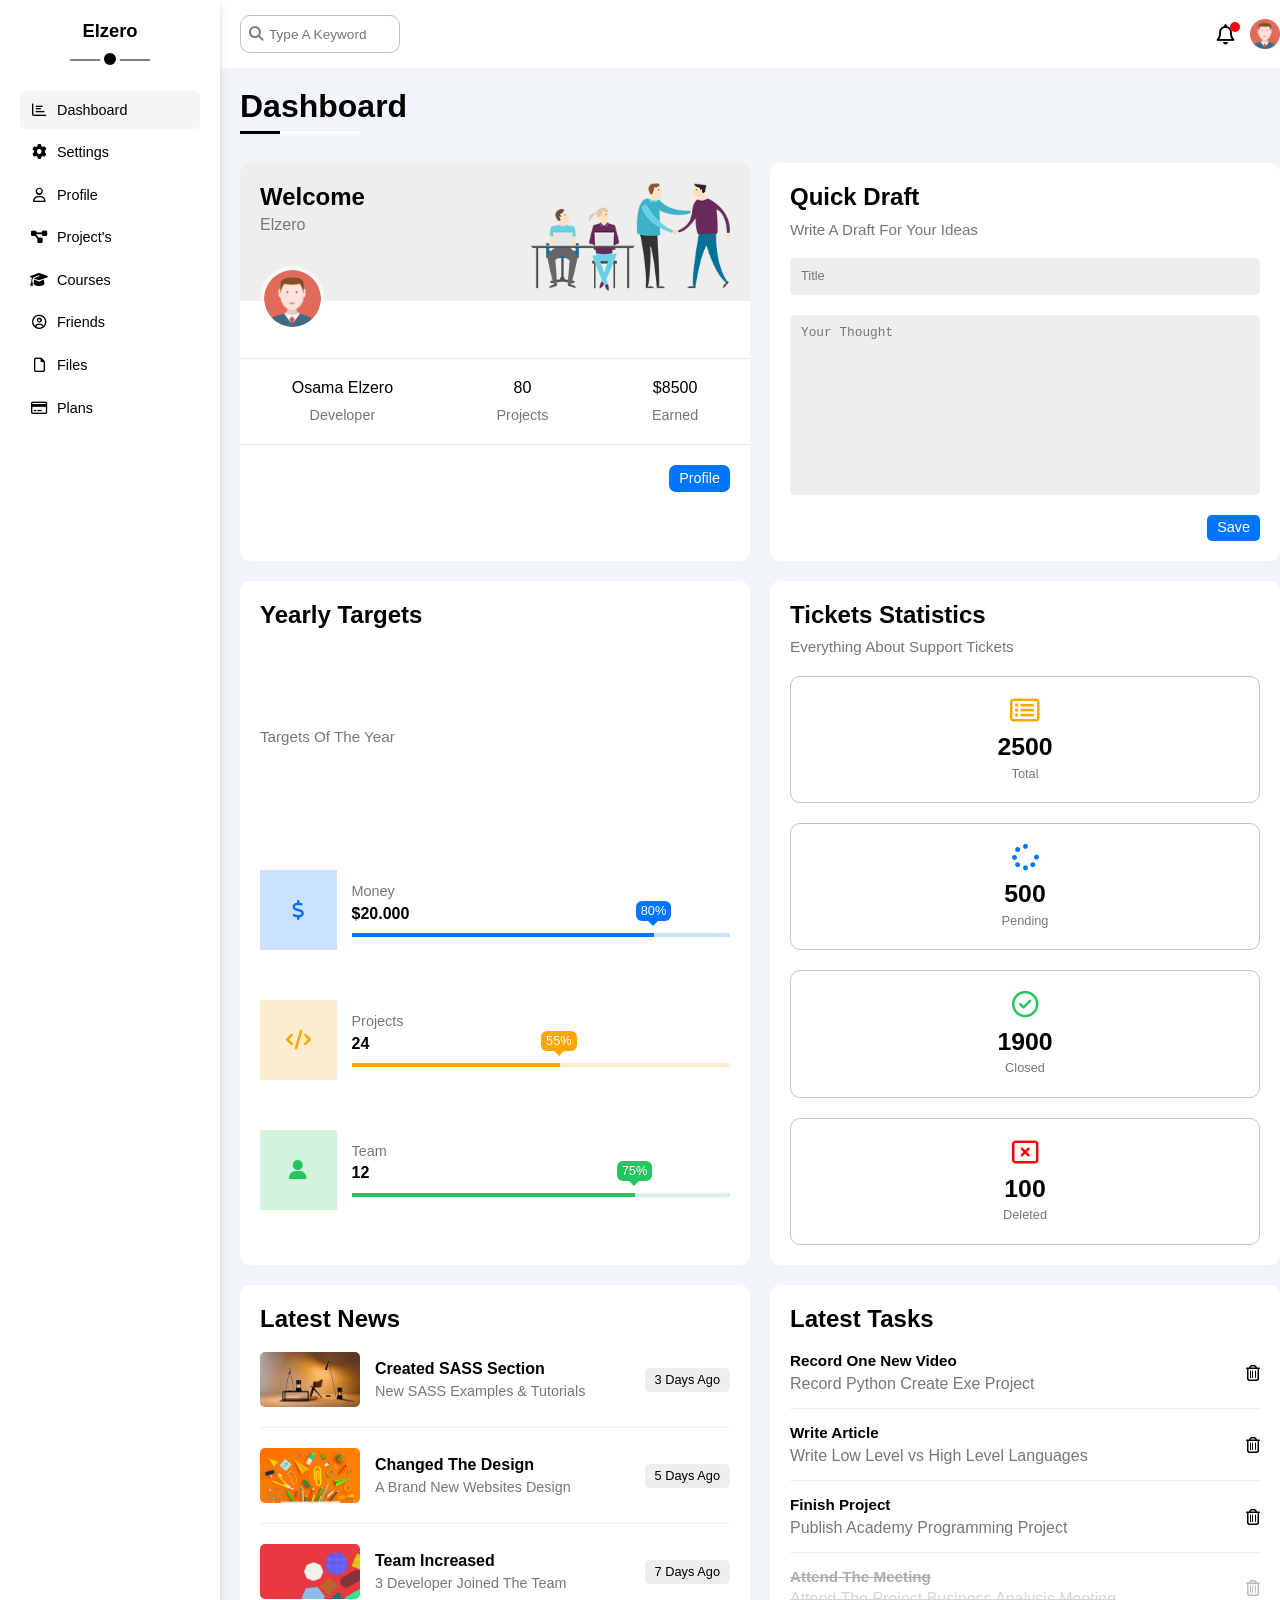
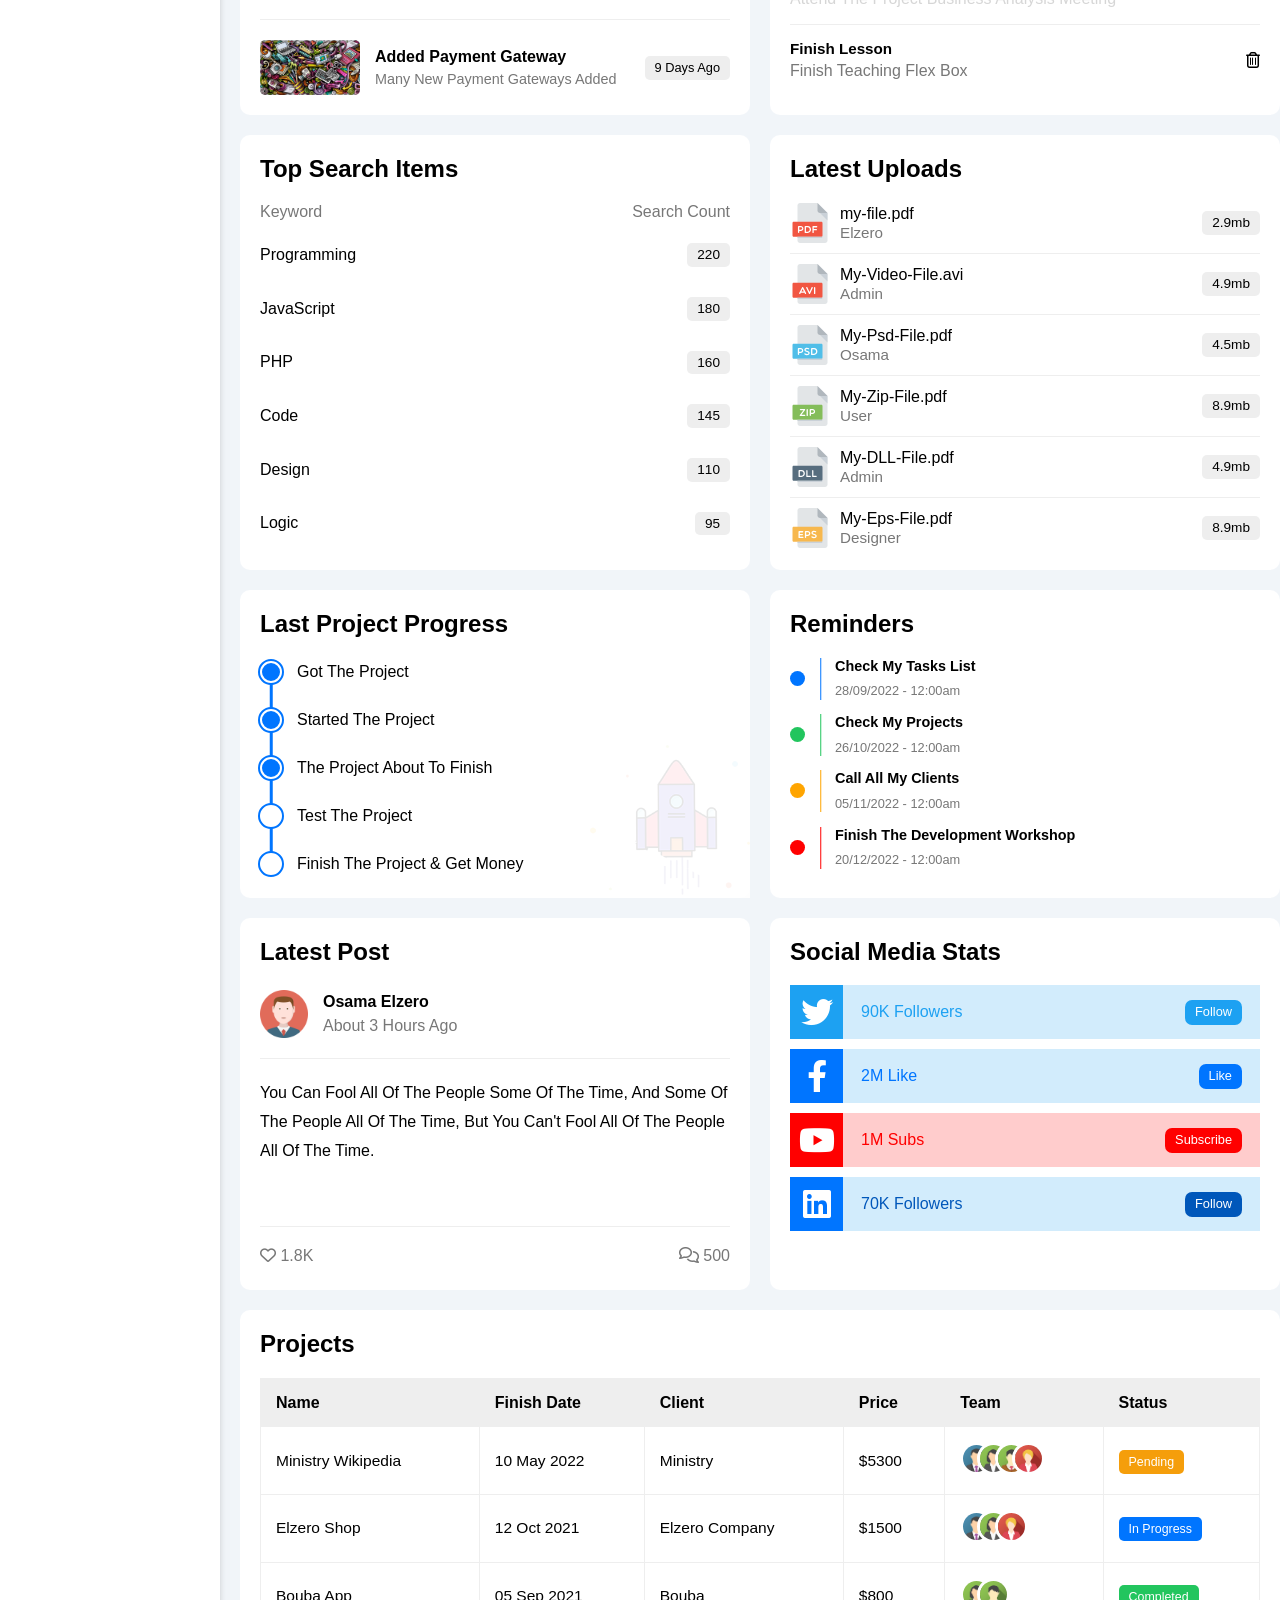
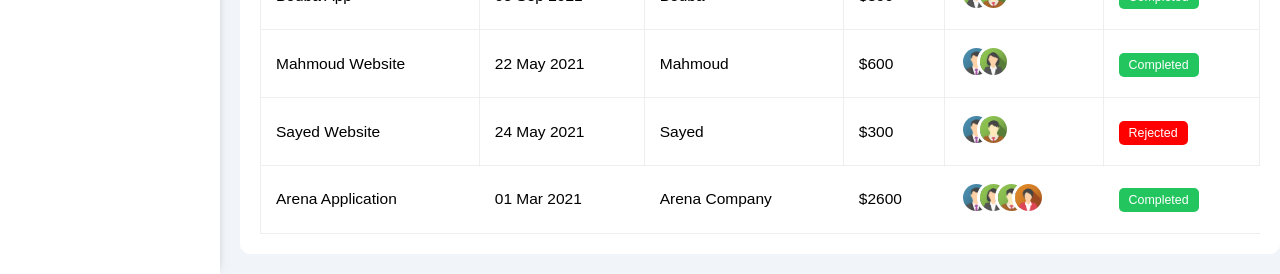
<file: index.html>
<!DOCTYPE html>
<html lang="en">
    <head>
        <meta charset="UTF-8">
        <meta http-equiv="X-UA-Compatible" content="IE=edge">
        <meta name="viewport" content="width=device-width, initial-scale=1.0">
        <link rel="stylesheet" href="fontawesome-free-6.4.0-web/css/all.min.css">
        <link rel="stylesheet" href="Css/normalize.css">
        <link rel="stylesheet" href="Css/frame-work.css">
        <link rel="stylesheet" href="Css/master.css">
        <title>Document</title>
    </head>
    <body>
        <div class="page">
            <nav>
                <h2>Elzero</h2>
                <ul>
                    <li>
                        <a href="index.html" class="active">
                            <i class="fa-regular fa-chart-bar fa-fw"></i>
                            Dashboard
                        </a>
                    </li>
                    <li>
                        <a href="setting.html">
                            <i class="fa-solid fa-gear fa-fw"></i>
                            Settings
                        </a>
                    </li>
                    <li>
                        <a href="profile.html">
                            <i class="fa-regular fa-user fa-fw"></i>
                            Profile
                        </a>
                    </li>
                    <li>
                        <a href="project.html">
                            <i class="fa-solid fa-diagram-project fa-fw"></i>
                            Project's
                        </a>
                    </li>
                    <li>
                        <a href="course.html">
                            <i class="fa-solid fa-graduation-cap fa-fw"></i>
                            Courses
                        </a>
                    </li>
                    <li>
                        <a href="friend.html">
                            <i class="fa-regular fa-circle-user fa-fw"></i>
                            Friends
                        </a>
                    </li>
                    <li>
                        <a href="file.html">
                            <i class="fa-regular fa-file fa-fw"></i>
                            Files
                        </a>
                    </li>
                    <li>
                        <a href="plan.html">
                            <i class="fa-regular fa-credit-card fa-fw"></i>
                            Plans
                        </a>
                    </li>
                </ul>
            </nav>
            <div class="land">
                <div class="main-head">
                    <input type="search" name="search" id="sea" placeholder="Type A Keyword">
                    <span class="fa fa-search fa-fw sea"></span>
                    <div class="info">
                        <i class="fa-regular fa-bell fa-lg">
                            <span></span>
                        </i>
                        <img src="imgs/avatar.png" alt="">
                    </div>
                </div>
                <div class="main-page">
                    <div class="container">
                        <h2 class="top-head">Dashboard</h2>
                        <div class="profile">
                            <!-- Start First box  -->
                            <div class="profile-1 main-propert">
                                <div class="box-start">
                                    <div class="wel">
                                        <h3 class="inside-head">Welcome</h3>
                                        <p>Elzero</p>
                                    </div>
                                    <img src="imgs/welcome.png" alt="">
                                </div>
                                <div class="box-end">
                                    <div class="image">
                                        <img src="imgs/avatar.png" alt="">
                                    </div>
                                    <div class="info">
                                        <div class="text">
                                            <h4>Osama Elzero</h4>
                                            <p>Developer</p>
                                        </div>
                                        <div class="text">
                                            <h4>80</h4>
                                            <p>Projects</p>
                                        </div>
                                        <div class="text">
                                            <h4>&dollar;8500</h4>
                                            <p>Earned</p>
                                        </div>
                                    </div>
                                    <div class="anc">
                                        <a href="">Profile</a>
                                    </div>
                                </div>
                            </div>
                            <!-- End First Box  -->
                            <!-- Start  -->
                            <div class="profile-2 main-propert">
                                <h3 class="inside-head">Quick Draft</h3>
                                <p>Write A Draft For Your Ideas</p>
                                <form action="">
                                    <input type="text" name="title" id="title" placeholder="Title">
                                    <textarea name="Thought" placeholder="Your Thought"></textarea>
                                    <input type="submit" value="Save">
                                </form>
                            </div>
                            <!-- End  -->
                            <!-- Start  -->
                            <div class="profile-3 main-propert">
                                <h3 class="inside-head">Yearly Targets</h3>
                                <p>Targets Of The Year</p>
                                <div class="box">
                                    <div class="perc">
                                        <i class="fa-solid fa-dollar fa-lg c-blue"></i>
                                        <div class="info">
                                            <h4>Money</h4>
                                            <p>&dollar;20.000</p>
                                            <div>
                                                <span class="back-blue" data-progress="80%" style="width: 80%;"></span>
                                            </div>
                                        </div>
                                    </div>
                                    <div class="perc">
                                        <i class="fa-solid fa-code fa-lg c-orange"></i>
                                        <div class="info">
                                            <h4>Projects</h4>
                                            <p>24</p>
                                            <div>
                                                <span class="back-orange" data-progress="55%" style="width: 55%;"></span>
                                            </div>
                                        </div>
                                    </div>
                                    <div class="perc">
                                        <i class="fa-solid fa-user fa-lg c-green"></i>
                                        <div class="info">
                                            <h4>Team</h4>
                                            <p>12</p>
                                            <div>
                                                <span class="back-green" data-progress="75%" style="width: 75%;"></span>
                                            </div>
                                        </div>
                                    </div>
                                </div>
                            </div>
                            <!-- End  -->
                            <!-- Start  -->
                            <div class="profile-4 main-propert">
                                <h3 class="inside-head">Tickets Statistics</h3>
                                <p>Everything About Support Tickets</p>
                                <div class="box">
                                    <div class="box-in main-propert">
                                        <i class="fa-regular fa-rectangle-list fa-2x"></i>
                                        <p>2500</p>
                                        <span>Total</span>
                                    </div>
                                    <div class="box-in main-propert">
                                        <i class="fa-solid fa-spinner fa-2x"></i>
                                        <p>500</p>
                                        <span>Pending</span>
                                    </div>
                                    <div class="box-in main-propert">
                                        <i class="fa-regular fa-circle-check fa-2x"></i>
                                        <p>1900</p>
                                        <span>Closed</span>
                                    </div>
                                    <div class="box-in main-propert">
                                        <i class="fa-regular fa-rectangle-xmark fa-2x"></i>
                                        <p>100</p>
                                        <span>Deleted</span>
                                    </div>
                                </div>
                            </div>
                            <!-- End  -->
                            <!-- Start  -->
                            <div class="profile-5 main-propert">
                                <h3 class="inside-head">Latest News</h3>
                                <div class="box">
                                    <div class="box-in">
                                        <div class="image">
                                            <img src="imgs/news-01.png" alt="">
                                        </div>
                                        <div class="text">
                                            <h4>Created SASS Section</h4>
                                            <p>New SASS Examples & Tutorials</p>
                                        </div>
                                        <span>3 Days Ago</span>
                                    </div>
                                    <div class="box-in">
                                        <div class="image">
                                            <img src="imgs/news-02.png" alt="">
                                        </div>
                                        <div class="text">
                                            <h4>Changed The Design</h4>
                                            <p>A Brand New Websites Design</p>
                                        </div>
                                        <span>5 Days Ago</span>
                                    </div>
                                    <div class="box-in">
                                        <div class="image">
                                            <img src="imgs/news-03.png" alt="">
                                        </div>
                                        <div class="text">
                                            <h4>Team Increased</h4>
                                            <p>3 Developer Joined The Team</p>
                                        </div>
                                        <span>7 Days Ago</span>
                                    </div>
                                    <div class="box-in">
                                        <div class="image">
                                            <img src="imgs/news-04.png" alt="">
                                        </div>
                                        <div class="text">
                                            <h4>Added Payment Gateway</h4>
                                            <p>Many New Payment Gateways Added</p>
                                        </div>
                                        <span>9 Days Ago</span>
                                    </div>
                                </div>
                            </div>
                            <!-- End  -->
                            <!-- Start  -->
                            <div class="profile-6 main-propert">
                                <h3 class="inside-head">Latest Tasks</h3>
                                <div class="box">
                                    <div class="box-in">
                                        <div class="text">
                                            <h4>Record One New Video</h4>
                                            <p>Record Python Create Exe Project</p>
                                        </div>
                                        <i class="fa-regular fa-trash-can"></i>
                                    </div>
                                    <div class="box-in">
                                        <div class="text">
                                            <h4>Write Article</h4>
                                            <p>Write Low Level vs High Level Languages</p>
                                        </div>
                                        <i class="fa-regular fa-trash-can"></i>
                                    </div>
                                    <div class="box-in">
                                        <div class="text">
                                            <h4>Finish Project</h4>
                                            <p>Publish Academy Programming Project</p>
                                        </div>
                                        <i class="fa-regular fa-trash-can"></i>
                                    </div>
                                    <div class="box-in">
                                        <div class="text opa">
                                            <del>
                                                <h4>Attend The Meeting</h4>
                                                <p>Attend The Project Business Analysis Meeting</p>
                                            </del>
                                        </div>
                                        <i class="fa-regular fa-trash-can"></i>
                                    </div>
                                    <div class="box-in">
                                        <div class="text">
                                            <h4>Finish Lesson</h4>
                                            <p>Finish Teaching Flex Box</p>
                                        </div>
                                        <i class="fa-regular fa-trash-can"></i>
                                    </div>
                                </div>
                            </div>
                            <!-- End  -->
                            <!-- Start  -->
                            <div class="profile-7 main-propert">
                                <h3 class="inside-head">Top Search Items</h3>
                                <div class="box">
                                    <div class="box-in">
                                        <h4>Keyword</h4>
                                        <span>Search Count</span>
                                    </div>
                                    <div class="box-in">
                                        <h4>Programming</h4>
                                        <span>220</span>
                                    </div>
                                    <div class="box-in">
                                        <h4>JavaScript</h4>
                                        <span>180</span>
                                    </div>
                                    <div class="box-in">
                                        <h4>PHP</h4>
                                        <span>160</span>
                                    </div>
                                    <div class="box-in">
                                        <h4>Code</h4>
                                        <span>145</span>
                                    </div>
                                    <div class="box-in">
                                        <h4>Design</h4>
                                        <span>110</span>
                                    </div>
                                    <div class="box-in">
                                        <h4>Logic</h4>
                                        <span>95</span>
                                    </div>
                                </div>
                            </div>
                            <!-- End  -->
                            <!-- Start  -->
                            <div class="profile-8 main-propert">
                                <h3 class="inside-head">Latest Uploads</h3>
                                <div class="box">
                                    <div class="box-in">
                                        <img src="imgs/pdf.svg" alt="">
                                        <div class="text">
                                            <h4>my-file.pdf</h4>
                                            <p>Elzero</p>
                                        </div>
                                        <span>2.9mb</span>
                                    </div>
                                    <div class="box-in">
                                        <img src="imgs/avi.svg" alt="">
                                        <div class="text">
                                            <h4>My-Video-File.avi</h4>
                                            <p>Admin</p>
                                        </div>
                                        <span>4.9mb</span>
                                    </div>
                                    <div class="box-in">
                                        <img src="imgs/psd.svg" alt="">
                                        <div class="text">
                                            <h4>My-Psd-File.pdf</h4>
                                            <p>Osama</p>
                                        </div>
                                        <span>4.5mb</span>
                                    </div>
                                    <div class="box-in">
                                        <img src="imgs/zip.svg" alt="">
                                        <div class="text">
                                            <h4>My-Zip-File.pdf</h4>
                                            <p>User</p>
                                        </div>
                                        <span>8.9mb</span>
                                    </div>
                                    <div class="box-in">
                                        <img src="imgs/dll.svg" alt="">
                                        <div class="text">
                                            <h4>My-DLL-File.pdf</h4>
                                            <p>Admin</p>
                                        </div>
                                        <span>4.9mb</span>
                                    </div>
                                    <div class="box-in">
                                        <img src="imgs/eps.svg" alt="">
                                        <div class="text">
                                            <h4>My-Eps-File.pdf</h4>
                                            <p>Designer</p>
                                        </div>
                                        <span>8.9mb</span>
                                    </div>
                                </div>
                            </div>
                            <!-- End  -->
                            <!-- Start  -->
                            <div class="profile-9 main-propert">
                                <h3 class="inside-head">Last Project Progress</h3>
                                <div class="box">
                                    <div class="sub-box">
                                        <div class="box-in">
                                            <span></span>
                                            <h4>Got The Project</h4>
                                        </div>
                                        <div class="box-in">
                                            <span></span>
                                            <h4>Started The Project</h4>
                                        </div>
                                        <div class="box-in">
                                            <span></span>
                                            <h4>The Project About To Finish</h4>
                                        </div>
                                        <div class="box-in">
                                            <span></span>
                                            <h4>Test The Project</h4>
                                        </div>
                                        <div class="box-in">
                                            <span></span>
                                            <h4>Finish The Project & Get Money</h4>
                                        </div>
                                    </div>
                                    <div class="image">
                                        <img src="imgs/project.png" alt="">
                                    </div>
                                </div>
                            </div>
                            <!-- End  -->
                            <!-- Start  -->
                            <div class="profile-10 main-propert">
                                <h3 class="inside-head">Reminders</h3>
                                <div class="box">
                                    <div class="box-in">
                                        <span></span>
                                        <div class="text">
                                            <h4>Check My Tasks List</h4>
                                            <p>28/09/2022 - 12:00am</p>
                                        </div>
                                    </div>
                                    <div class="box-in">
                                        <span></span>
                                        <div class="text">
                                            <h4>Check My Projects</h4>
                                            <p>26/10/2022 - 12:00am</p>
                                        </div>
                                    </div>
                                    <div class="box-in">
                                        <span></span>
                                        <div class="text">
                                            <h4>Call All My Clients</h4>
                                            <p>05/11/2022 - 12:00am</p>
                                        </div>
                                    </div>
                                    <div class="box-in">
                                        <span></span>
                                        <div class="text">
                                            <h4>Finish The Development Workshop</h4>
                                            <p>20/12/2022 - 12:00am</p>
                                        </div>
                                    </div>
                                </div>
                            </div>
                            <!-- End  -->
                            <!-- Start  -->
                            <div class="profile-11 main-propert">
                                <h3 class="inside-head">Latest Post</h3>
                                <div class="box">
                                    <div class="box-in">
                                        <div class="image">
                                            <img src="imgs/avatar.png" alt="">
                                        </div>
                                        <div class="text">
                                            <h4>Osama Elzero</h4>
                                            <p>About 3 Hours Ago</p>
                                        </div>
                                    </div>
                                    <p>
                                        You Can Fool All Of The People Some Of The Time, 
                                        And Some Of The People All Of The Time, 
                                        But You Can't Fool All Of The People All Of The Time.
                                    </p>
                                    <div class="box-in">
                                        <div class="like">
                                            <i class="fa-regular fa-heart"></i>
                                            1.8K
                                        </div>
                                        <div class="comment">
                                            <i class="fa-regular fa-comments"></i>
                                            500
                                        </div>
                                    </div>
                                </div>
                            </div>
                            <!-- End  -->
                            <!-- Start  -->
                            <div class="profile-12 main-propert">
                                <h3 class="inside-head">Social Media Stats</h3>
                                <div class="box">
                                    <div class="box-in">
                                        <i class="fab fa-twitter fa-2x"></i>
                                        <div class="text">
                                            <p>90K Followers</p>
                                            <a href="">Follow</a>
                                        </div>
                                    </div>
                                    <div class="box-in">
                                        <i class="fab fa-facebook-f fa-2x"></i>
                                        <div class="text">
                                            <p>2M Like</p>
                                            <a href="">Like</a>
                                        </div>
                                    </div>
                                    <div class="box-in">
                                        <i class="fab fa-youtube fa-2x"></i>
                                        <div class="text">
                                            <p>1M Subs</p>
                                            <a href="">Subscribe</a>
                                        </div>
                                    </div>
                                    <div class="box-in">
                                        <i class="fab fa-linkedin fa-2x"></i>
                                        <div class="text">
                                            <p>70K Followers</p>
                                            <a href="">Follow</a>
                                        </div>
                                    </div>
                                </div>
                            </div>
                            <!-- End  -->
                        </div>
                        <!-- Start Table  -->
                        <div class="table main-propert">
                            <h3 class="inside-head">Projects</h3>
                            <div class="res-table">
                                <table border-spacing="0">
                                    <thead>
                                        <th>Name</th>
                                        <th>Finish Date</th>
                                        <th>Client</th>
                                        <th>Price</th>
                                        <th>Team</th>
                                        <th>Status</th>
                                    </thead>
                                    <tbody>
                                        <tr>
                                            <td>Ministry Wikipedia</td>
                                            <td>10 May 2022</td>
                                            <td>Ministry</td>
                                            <td>&dollar;5300</td>
                                            <td>
                                                <img src="imgs/team-01.png" alt="">
                                                <img src="imgs/team-02.png" alt="">
                                                <img src="imgs/team-03.png" alt="">
                                                <img src="imgs/team-05.png" alt="">
                                            </td>
                                            <td>
                                                <span>Pending</span>
                                            </td>
                                        </tr>
                                        <tr>
                                            <td>Elzero Shop</td>
                                            <td>12 Oct 2021</td>
                                            <td>Elzero Company</td>
                                            <td>$1500</td>
                                            <td>
                                                <img src="imgs/team-01.png" alt="">
                                                <img src="imgs/team-02.png" alt="">
                                                <img src="imgs/team-05.png" alt="">
                                            </td>
                                            <td>
                                                <span>In Progress</span>
                                            </td>
                                        </tr>
                                        <tr>
                                            <td>Bouba App</td>
                                            <td>05 Sep 2021</td>
                                            <td>Bouba</td>
                                            <td>$800</td>
                                            <td>
                                                <img src="imgs/team-02.png" alt="">
                                                <img src="imgs/team-03.png" alt="">
                                            </td>
                                            <td>
                                                <span>Completed</span>
                                            </td>
                                        </tr>
                                        <tr>
                                            <td>Mahmoud Website</td>
                                            <td>22 May 2021</td>
                                            <td>Mahmoud</td>
                                            <td>$600</td>
                                            <td>
                                                <img src="imgs/team-01.png" alt="">
                                                <img src="imgs/team-02.png" alt="">
                                            </td>
                                            <td>
                                                <span>Completed</span>
                                            </td>
                                        </tr>
                                        <tr>
                                            <td>Sayed Website</td>
                                            <td>24 May 2021</td>
                                            <td>Sayed</td>
                                            <td>$300</td>
                                            <td>
                                                <img src="imgs/team-01.png" alt="">
                                                <img src="imgs/team-03.png" alt="">
                                            </td>
                                            <td>
                                                <span>Rejected</span>
                                            </td>
                                        </tr>
                                        <tr>
                                            <td>Arena Application</td>
                                            <td>01 Mar 2021</td>
                                            <td>Arena Company</td>
                                            <td>$2600</td>
                                            <td>
                                                <img src="imgs/team-01.png" alt="">
                                                <img src="imgs/team-02.png" alt="">
                                                <img src="imgs/team-03.png" alt="">
                                                <img src="imgs/team-04.png" alt="">
                                            </td>
                                            <td>
                                                <span>Completed</span>
                                            </td>
                                        </tr>
                                    </tbody>
                                </table>
                            </div>
                        </div>
                        <!-- End Table  -->
                    </div>
                </div>
            </div>
        </div>
    </body>
</html>
</file>
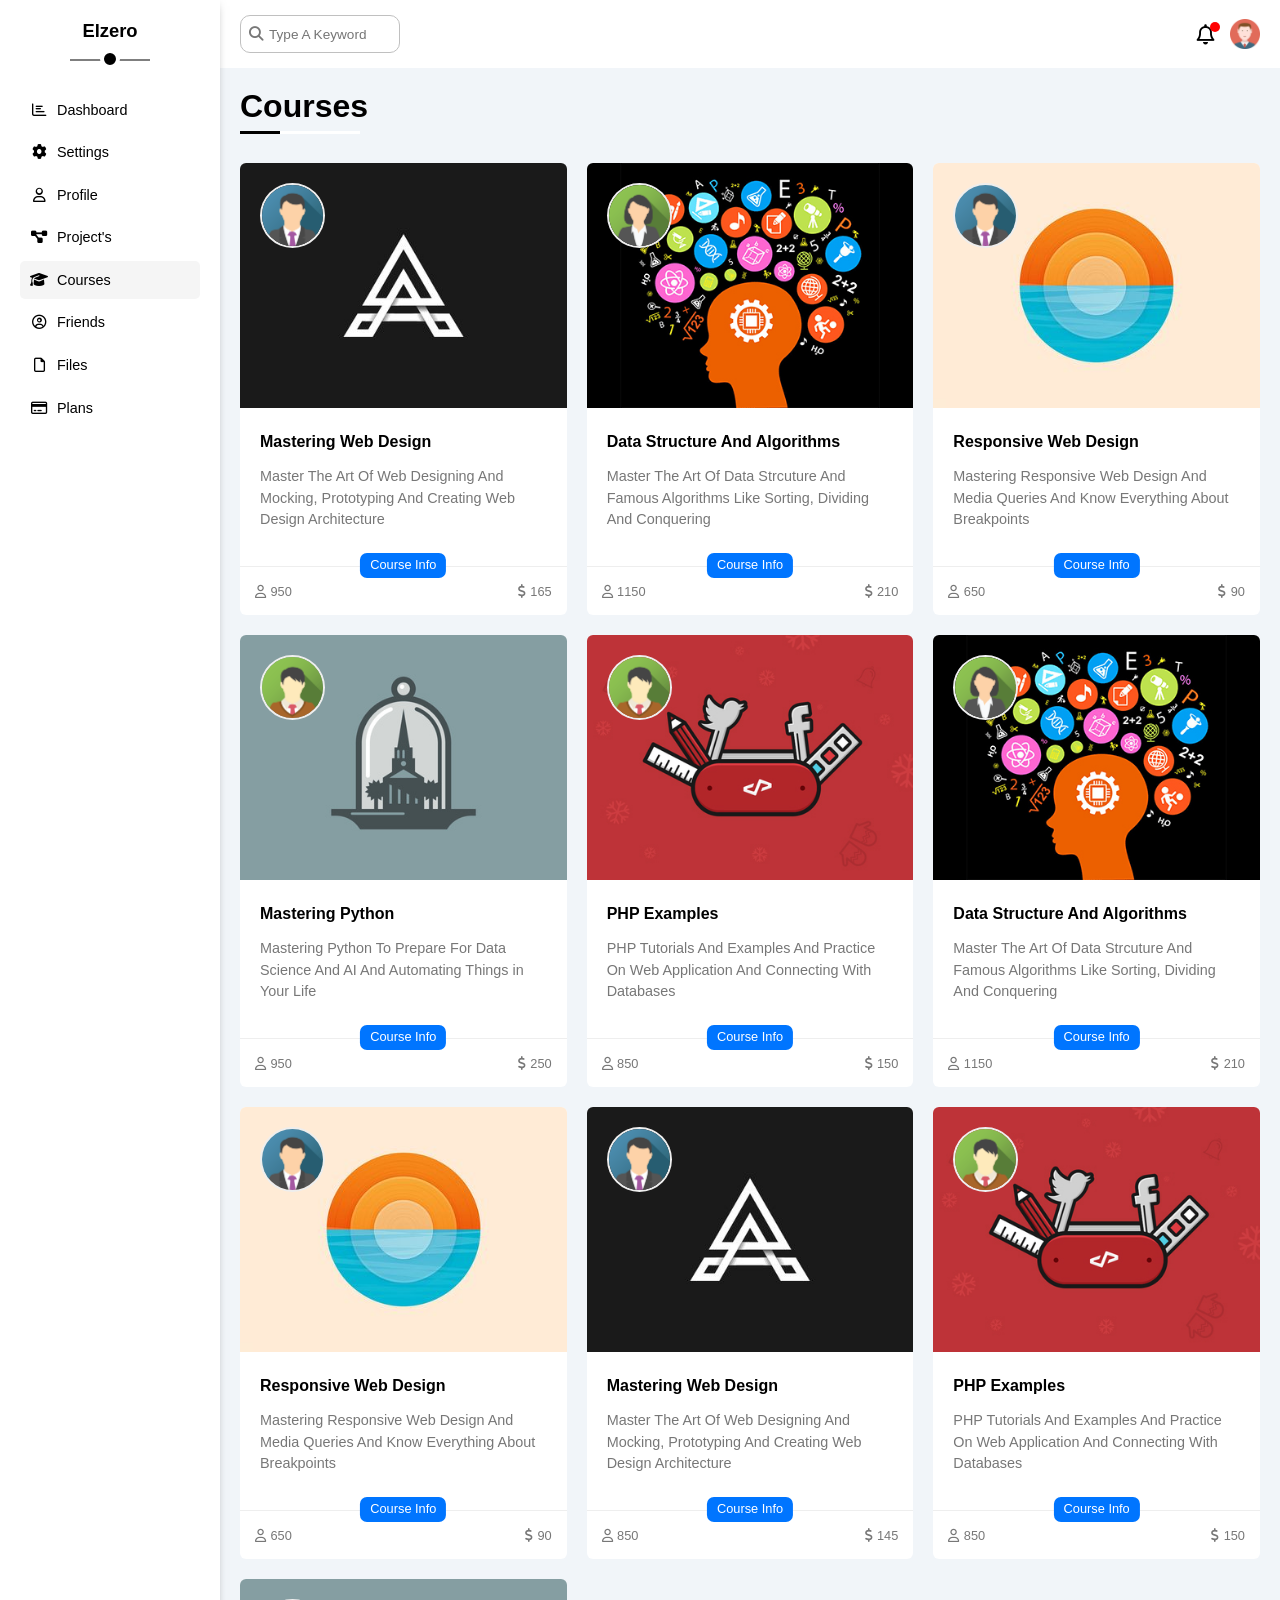
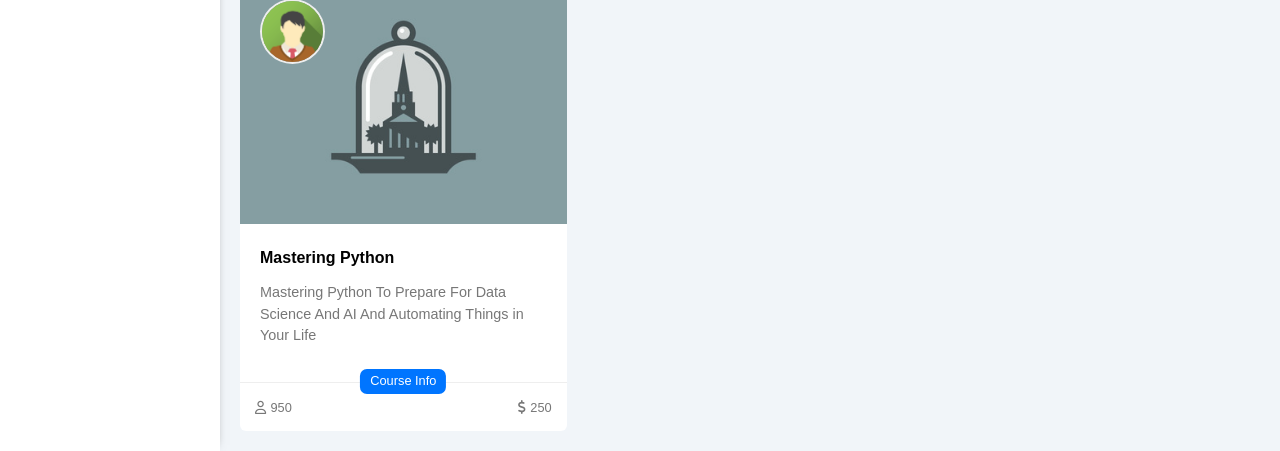
<file: course.html>
<!DOCTYPE html>
<html lang="en">
    <head>
        <meta charset="UTF-8">
        <meta name="viewport" content="width=device-width, initial-scale=1.0">
        <link rel="stylesheet" href="fontawesome-free-6.4.0-web/css/all.min.css">
        <link rel="stylesheet" href="Css/normalize.css">
        <link rel="stylesheet" href="Css/frame-work.css">
        <link rel="stylesheet" href="Css/master.css">
        <title>Document</title>
    </head>
    <body>
        <div class="page">
            <nav>
                <h2>Elzero</h2>
                <ul>
                    <li>
                        <a href="index.html">
                            <i class="fa-regular fa-chart-bar fa-fw"></i>
                            Dashboard
                        </a>
                    </li>
                    <li>
                        <a href="setting.html">
                            <i class="fa-solid fa-gear fa-fw"></i>
                            Settings
                        </a>
                    </li>
                    <li>
                        <a href="profile.html">
                            <i class="fa-regular fa-user fa-fw"></i>
                            Profile
                        </a>
                    </li>
                    <li>
                        <a href="project.html">
                            <i class="fa-solid fa-diagram-project fa-fw"></i>
                            Project's
                        </a>
                    </li>
                    <li>
                        <a href="course.html" class="active">
                            <i class="fa-solid fa-graduation-cap fa-fw"></i>
                            Courses
                        </a>
                    </li>
                    <li>
                        <a href="friend.html">
                            <i class="fa-regular fa-circle-user fa-fw"></i>
                            Friends
                        </a>
                    </li>
                    <li>
                        <a href="file.html">
                            <i class="fa-regular fa-file fa-fw"></i>
                            Files
                        </a>
                    </li>
                    <li>
                        <a href="plan.html">
                            <i class="fa-regular fa-credit-card fa-fw"></i>
                            Plans
                        </a>
                    </li>
                </ul>
            </nav>
            <div class="land">
                <div class="main-head">
                    <input type="search" name="search" id="sea" placeholder="Type A Keyword">
                    <span class="fa fa-search fa-fw sea"></span>
                    <div class="info">
                        <i class="fa-regular fa-bell fa-lg">
                            <span></span>
                        </i>
                        <img src="imgs/avatar.png" alt="">
                    </div>
                </div>
                <div class="main-page">
                    <div class="container">
                        <h2 class="top-head">Courses</h2>
                        <div class="profile course">
                            <div class="card-course back-white-color">
                                <div class="image">
                                    <img src="imgs/course-01.jpg" alt="Error">
                                    <img src="imgs/team-01.png" alt="Error">
                                </div>
                                <div class="text">
                                    <h4>Mastering Web Design</h4>
                                    <p>
                                        Master The Art Of Web Designing And Mocking, 
                                        Prototyping And Creating Web Design Architecture
                                    </p>
                                    <a href="">Course Info</a>
                                </div>
                                <div class="price">
                                    <div class="price-in">
                                        <i class="far fa-user"></i>
                                        <span> 950</span>
                                    </div>
                                    <div class="price-in">
                                        <i class="fa-solid fa-dollar-sign"></i>
                                        <span>165</span>
                                    </div>
                                </div>
                            </div>
                            <div class="card-course back-white-color">
                                <div class="image">
                                    <img src="imgs/course-02.jpg" alt="Error">
                                    <img src="imgs/team-02.png" alt="Error">
                                </div>
                                <div class="text">
                                    <h4>Data Structure And Algorithms</h4>
                                    <p>
                                        Master The Art Of Data Strcuture And Famous Algorithms Like Sorting, 
                                        Dividing And Conquering
                                    </p>
                                    <a href="">Course Info</a>
                                </div>
                                <div class="price">
                                    <div class="price-in">
                                        <i class="far fa-user"></i>
                                        <span> 1150</span>
                                    </div>
                                    <div class="price-in">
                                        <i class="fa-solid fa-dollar-sign"></i>
                                        <span>210</span>
                                    </div>
                                </div>
                            </div>
                            <div class="card-course back-white-color">
                                <div class="image">
                                    <img src="imgs/course-03.jpg" alt="Error">
                                    <img src="imgs/team-01.png" alt="Error">
                                </div>
                                <div class="text">
                                    <h4>Responsive Web Design</h4>
                                    <p>
                                        Mastering Responsive Web Design And Media 
                                        Queries And Know Everything About Breakpoints
                                    </p>
                                    <a href="">Course Info</a>
                                </div>
                                <div class="price">
                                    <div class="price-in">
                                        <i class="far fa-user"></i>
                                        <span> 650</span>
                                    </div>
                                    <div class="price-in">
                                        <i class="fa-solid fa-dollar-sign"></i>
                                        <span>90</span>
                                    </div>
                                </div>
                            </div>
                            <div class="card-course back-white-color">
                                <div class="image">
                                    <img src="imgs/course-04.jpg" alt="Error">
                                    <img src="imgs/team-03.png" alt="Error">
                                </div>
                                <div class="text">
                                    <h4>Mastering Python</h4>
                                    <p>
                                        Mastering Python To Prepare For Data 
                                        Science And AI And Automating Things in Your Life
                                    </p>
                                    <a href="">Course Info</a>
                                </div>
                                <div class="price">
                                    <div class="price-in">
                                        <i class="far fa-user"></i>
                                        <span> 950</span>
                                    </div>
                                    <div class="price-in">
                                        <i class="fa-solid fa-dollar-sign"></i>
                                        <span>250</span>
                                    </div>
                                </div>
                            </div>
                            <div class="card-course back-white-color">
                                <div class="image">
                                    <img src="imgs/course-05.jpg" alt="Error">
                                    <img src="imgs/team-03.png" alt="Error">
                                </div>
                                <div class="text">
                                    <h4>PHP Examples</h4>
                                    <p>
                                        PHP Tutorials And Examples And Practice On 
                                        Web Application And Connecting With Databases
                                    </p>
                                    <a href="">Course Info</a>
                                </div>
                                <div class="price">
                                    <div class="price-in">
                                        <i class="far fa-user"></i>
                                        <span> 850</span>
                                    </div>
                                    <div class="price-in">
                                        <i class="fa-solid fa-dollar-sign"></i>
                                        <span>150</span>
                                    </div>
                                </div>
                            </div>
                            <div class="card-course back-white-color">
                                <div class="image">
                                    <img src="imgs/course-02.jpg" alt="Error">
                                    <img src="imgs/team-02.png" alt="Error">
                                </div>
                                <div class="text">
                                    <h4>Data Structure And Algorithms</h4>
                                    <p>
                                        Master The Art Of Data Strcuture 
                                        And Famous Algorithms Like Sorting, Dividing And Conquering
                                    </p>
                                    <a href="">Course Info</a>
                                </div>
                                <div class="price">
                                    <div class="price-in">
                                        <i class="far fa-user"></i>
                                        <span> 1150</span>
                                    </div>
                                    <div class="price-in">
                                        <i class="fa-solid fa-dollar-sign"></i>
                                        <span>210</span>
                                    </div>
                                </div>
                            </div>
                            <div class="card-course back-white-color">
                                <div class="image">
                                    <img src="imgs/course-03.jpg" alt="Error">
                                    <img src="imgs/team-01.png" alt="Error">
                                </div>
                                <div class="text">
                                    <h4>Responsive Web Design</h4>
                                    <p>
                                        Mastering Responsive Web Design And Media 
                                        Queries And Know Everything About Breakpoints
                                    </p>
                                    <a href="">Course Info</a>
                                </div>
                                <div class="price">
                                    <div class="price-in">
                                        <i class="far fa-user"></i>
                                        <span> 650</span>
                                    </div>
                                    <div class="price-in">
                                        <i class="fa-solid fa-dollar-sign"></i>
                                        <span>90</span>
                                    </div>
                                </div>
                            </div>
                            <div class="card-course back-white-color">
                                <div class="image">
                                    <img src="imgs/course-01.jpg" alt="Error">
                                    <img src="imgs/team-01.png" alt="Error">
                                </div>
                                <div class="text">
                                    <h4>Mastering Web Design</h4>
                                    <p>
                                        Master The Art Of Web Designing And Mocking, 
                                        Prototyping And Creating Web Design Architecture
                                    </p>
                                    <a href="">Course Info</a>
                                </div>
                                <div class="price">
                                    <div class="price-in">
                                        <i class="far fa-user"></i>
                                        <span> 850</span>
                                    </div>
                                    <div class="price-in">
                                        <i class="fa-solid fa-dollar-sign"></i>
                                        <span>145</span>
                                    </div>
                                </div>
                            </div>
                            <div class="card-course back-white-color">
                                <div class="image">
                                    <img src="imgs/course-05.jpg" alt="Error">
                                    <img src="imgs/team-03.png" alt="Error">
                                </div>
                                <div class="text">
                                    <h4>PHP Examples</h4>
                                    <p>
                                        PHP Tutorials And Examples And Practice On 
                                        Web Application And Connecting With Databases
                                    </p>
                                    <a href="">Course Info</a>
                                </div>
                                <div class="price">
                                    <div class="price-in">
                                        <i class="far fa-user"></i>
                                        <span> 850</span>
                                    </div>
                                    <div class="price-in">
                                        <i class="fa-solid fa-dollar-sign"></i>
                                        <span>150</span>
                                    </div>
                                </div>
                            </div>
                            <div class="card-course back-white-color">
                                <div class="image">
                                    <img src="imgs/course-04.jpg" alt="Error">
                                    <img src="imgs/team-03.png" alt="Error">
                                </div>
                                <div class="text">
                                    <h4>Mastering Python</h4>
                                    <p>
                                        Mastering Python To Prepare For Data 
                                        Science And AI And Automating Things in Your Life
                                    </p>
                                    <a href="">Course Info</a>
                                </div>
                                <div class="price">
                                    <div class="price-in">
                                        <i class="far fa-user"></i>
                                        <span> 950</span>
                                    </div>
                                    <div class="price-in">
                                        <i class="fa-solid fa-dollar-sign"></i>
                                        <span>250</span>
                                    </div>
                                </div>
                            </div>
                        </div>
                    </div>
                </div>
            </div>
        </div>
    </body>
</html>
</file>
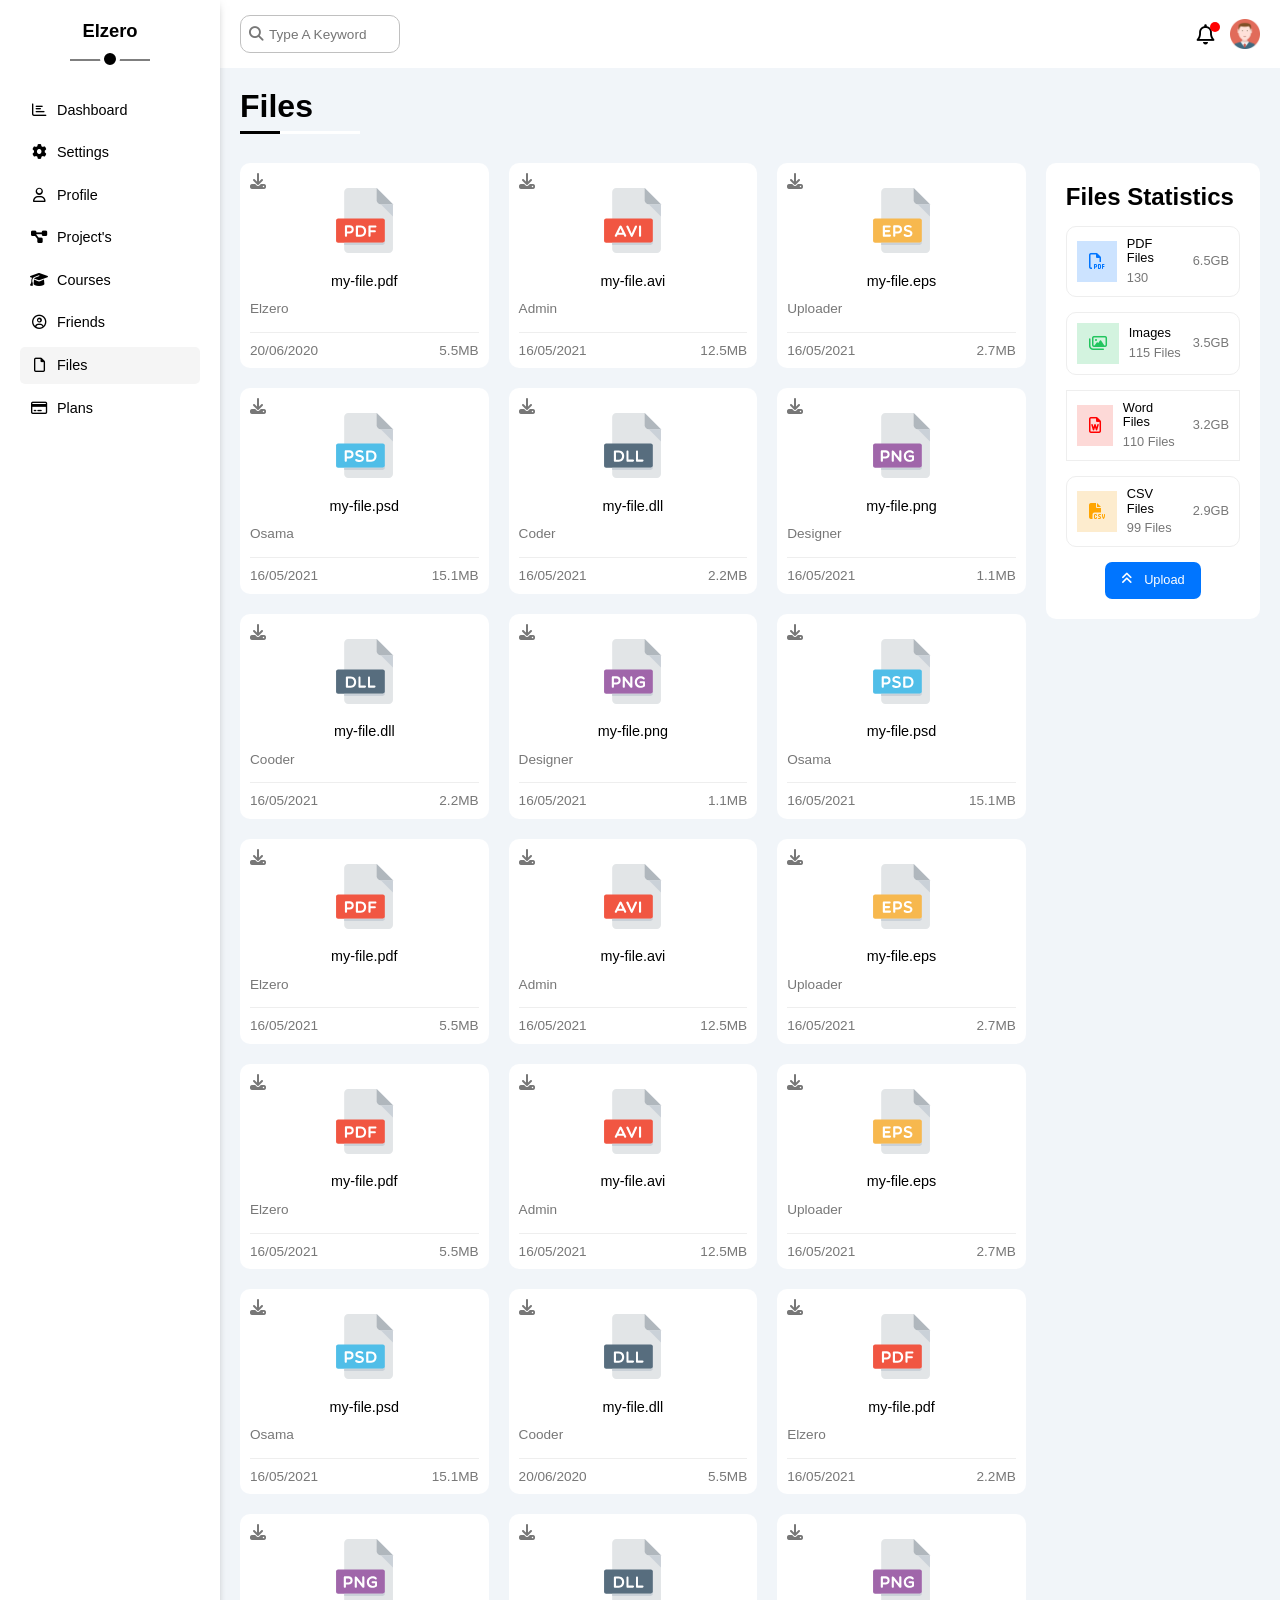
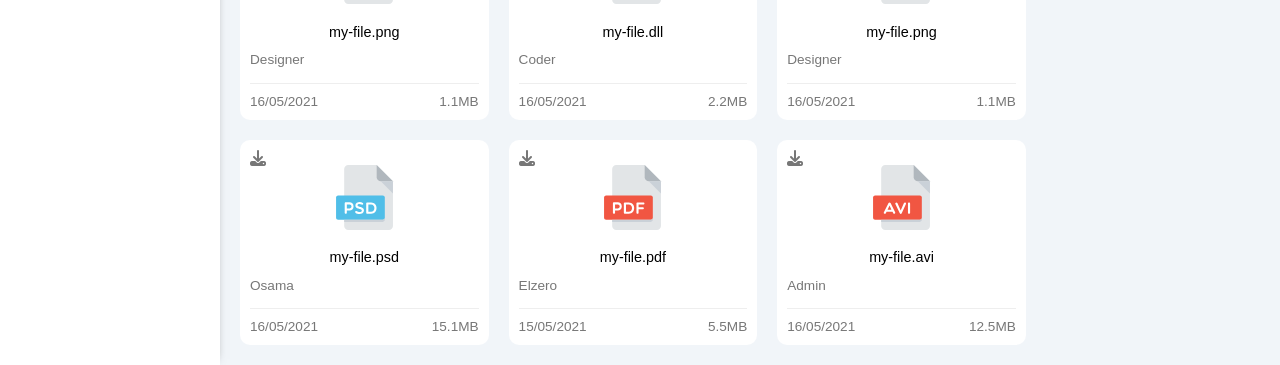
<file: file.html>
<!DOCTYPE html>
<html lang="en">
    <head>
        <meta charset="UTF-8">
        <meta name="viewport" content="width=device-width, initial-scale=1.0">
        <link rel="stylesheet" href="fontawesome-free-6.4.0-web/css/all.min.css">
        <link rel="stylesheet" href="Css/normalize.css">
        <link rel="stylesheet" href="Css/frame-work.css">
        <link rel="stylesheet" href="Css/master.css">
        <title>Document</title>
    </head>
    <body>
        <div class="page">
            <nav>
                <h2>Elzero</h2>
                <ul>
                    <li>
                        <a href="index.html">
                            <i class="fa-regular fa-chart-bar fa-fw"></i>
                            Dashboard
                        </a>
                    </li>
                    <li>
                        <a href="setting.html">
                            <i class="fa-solid fa-gear fa-fw"></i>
                            Settings
                        </a>
                    </li>
                    <li>
                        <a href="profile.html">
                            <i class="fa-regular fa-user fa-fw"></i>
                            Profile
                        </a>
                    </li>
                    <li>
                        <a href="project.html">
                            <i class="fa-solid fa-diagram-project fa-fw"></i>
                            Project's
                        </a>
                    </li>
                    <li>
                        <a href="course.html">
                            <i class="fa-solid fa-graduation-cap fa-fw"></i>
                            Courses
                        </a>
                    </li>
                    <li>
                        <a href="friend.html">
                            <i class="fa-regular fa-circle-user fa-fw"></i>
                            Friends
                        </a>
                    </li>
                    <li>
                        <a href="file.html" class="active">
                            <i class="fa-regular fa-file fa-fw"></i>
                            Files
                        </a>
                    </li>
                    <li>
                        <a href="plan.html">
                            <i class="fa-regular fa-credit-card fa-fw"></i>
                            Plans
                        </a>
                    </li>
                </ul>
            </nav>
            <div class="land">
                <div class="main-head">
                    <input type="search" name="search" id="sea" placeholder="Type A Keyword">
                    <span class="fa fa-search fa-fw sea"></span>
                    <div class="info">
                        <i class="fa-regular fa-bell fa-lg">
                            <span></span>
                        </i>
                        <img src="imgs/avatar.png" alt="">
                    </div>
                </div>
                <div class="main-page">
                    <div class="container">
                        <h2 class="top-head">Files</h2>
                        <div class="profile file">
                            <div class="file-box">
                                <!-- Start Box-In  -->
                                <div class="box-in main-propert">
                                    <div class="image">
                                        <img src="imgs/pdf.svg" alt="Error">
                                        <i class="fa-solid fa-download"></i>
                                    </div>
                                    <div class="text">
                                        <h4>my-file.pdf</h4>
                                        <p>Elzero</p>
                                    </div>
                                    <div class="foot">
                                        <p>20/06/2020</p>
                                        <span>5.5MB</span>
                                    </div>
                                </div>
                                <!-- End  -->
                                <div class="box-in main-propert">
                                    <div class="image">
                                        <img src="imgs/avi.svg" alt="Error">
                                        <i class="fa-solid fa-download"></i>
                                    </div>
                                    <div class="text">
                                        <h4>my-file.avi</h4>
                                        <p>Admin</p>
                                    </div>
                                    <div class="foot">
                                        <p>16/05/2021</p>
                                        <span>12.5MB</span>
                                    </div>
                                </div>
                                <!-- End  -->
                                <div class="box-in main-propert">
                                    <div class="image">
                                        <img src="imgs/eps.svg" alt="Error">
                                        <i class="fa-solid fa-download"></i>
                                    </div>
                                    <div class="text">
                                        <h4>my-file.eps</h4>
                                        <p>Uploader</p>
                                    </div>
                                    <div class="foot">
                                        <p>16/05/2021</p>
                                        <span>2.7MB</span>
                                    </div>
                                </div>
                                <!-- End  -->
                                <div class="box-in main-propert">
                                    <div class="image">
                                        <img src="imgs/psd.svg" alt="Error">
                                        <i class="fa-solid fa-download"></i>
                                    </div>
                                    <div class="text">
                                        <h4>my-file.psd</h4>
                                        <p>Osama</p>
                                    </div>
                                    <div class="foot">
                                        <p>16/05/2021</p>
                                        <span>15.1MB</span>
                                    </div>
                                </div>
                                <!-- End  -->
                                <div class="box-in main-propert">
                                    <div class="image">
                                        <img src="imgs/dll.svg" alt="Error">
                                        <i class="fa-solid fa-download"></i>
                                    </div>
                                    <div class="text">
                                        <h4>my-file.dll</h4>
                                        <p>Coder</p>
                                    </div>
                                    <div class="foot">
                                        <p>16/05/2021</p>
                                        <span>2.2MB</span>
                                    </div>
                                </div>
                                <!-- End  -->
                                <div class="box-in main-propert">
                                    <div class="image">
                                        <img src="imgs/png.svg" alt="Error">
                                        <i class="fa-solid fa-download"></i>
                                    </div>
                                    <div class="text">
                                        <h4>my-file.png</h4>
                                        <p>Designer</p>
                                    </div>
                                    <div class="foot">
                                        <p>16/05/2021</p>
                                        <span>1.1MB</span>
                                    </div>
                                </div>
                                <!-- End  -->
                                <div class="box-in main-propert">
                                    <div class="image">
                                        <img src="imgs/dll.svg" alt="Error">
                                        <i class="fa-solid fa-download"></i>
                                    </div>
                                    <div class="text">
                                        <h4>my-file.dll</h4>
                                        <p>Cooder</p>
                                    </div>
                                    <div class="foot">
                                        <p>16/05/2021</p>
                                        <span>2.2MB</span>
                                    </div>
                                </div>
                                <!-- End  -->
                                <div class="box-in main-propert">
                                    <div class="image">
                                        <img src="imgs/png.svg" alt="Error">
                                        <i class="fa-solid fa-download"></i>
                                    </div>
                                    <div class="text">
                                        <h4>my-file.png</h4>
                                        <p>Designer</p>
                                    </div>
                                    <div class="foot">
                                        <p>16/05/2021</p>
                                        <span>1.1MB</span>
                                    </div>
                                </div>
                                <!-- End  -->
                                <div class="box-in main-propert">
                                    <div class="image">
                                        <img src="imgs/psd.svg" alt="Error">
                                        <i class="fa-solid fa-download"></i>
                                    </div>
                                    <div class="text">
                                        <h4>my-file.psd</h4>
                                        <p>Osama</p>
                                    </div>
                                    <div class="foot">
                                        <p>16/05/2021</p>
                                        <span>15.1MB</span>
                                    </div>
                                </div>
                                <!-- End  -->
                                <div class="box-in main-propert">
                                    <div class="image">
                                        <img src="imgs/pdf.svg" alt="Error">
                                        <i class="fa-solid fa-download"></i>
                                    </div>
                                    <div class="text">
                                        <h4>my-file.pdf</h4>
                                        <p>Elzero</p>
                                    </div>
                                    <div class="foot">
                                        <p>16/05/2021</p>
                                        <span>5.5MB</span>
                                    </div>
                                </div>
                                <!-- End  -->
                                <div class="box-in main-propert">
                                    <div class="image">
                                        <img src="imgs/avi.svg" alt="Error">
                                        <i class="fa-solid fa-download"></i>
                                    </div>
                                    <div class="text">
                                        <h4>my-file.avi</h4>
                                        <p>Admin</p>
                                    </div>
                                    <div class="foot">
                                        <p>16/05/2021</p>
                                        <span>12.5MB</span>
                                    </div>
                                </div>
                                <!-- End  -->
                                <div class="box-in main-propert">
                                    <div class="image">
                                        <img src="imgs/eps.svg" alt="Error">
                                        <i class="fa-solid fa-download"></i>
                                    </div>
                                    <div class="text">
                                        <h4>my-file.eps</h4>
                                        <p>Uploader</p>
                                    </div>
                                    <div class="foot">
                                        <p>16/05/2021</p>
                                        <span>2.7MB</span>
                                    </div>
                                </div>
                                <!-- End  -->
                                <div class="box-in main-propert">
                                    <div class="image">
                                        <img src="imgs/pdf.svg" alt="Error">
                                        <i class="fa-solid fa-download"></i>
                                    </div>
                                    <div class="text">
                                        <h4>my-file.pdf</h4>
                                        <p>Elzero</p>
                                    </div>
                                    <div class="foot">
                                        <p>16/05/2021</p>
                                        <span>5.5MB</span>
                                    </div>
                                </div>
                                <!-- End  -->
                                <div class="box-in main-propert">
                                    <div class="image">
                                        <img src="imgs/avi.svg" alt="Error">
                                        <i class="fa-solid fa-download"></i>
                                    </div>
                                    <div class="text">
                                        <h4>my-file.avi</h4>
                                        <p>Admin</p>
                                    </div>
                                    <div class="foot">
                                        <p>16/05/2021</p>
                                        <span>12.5MB</span>
                                    </div>
                                </div>
                                <!-- End  -->
                                <div class="box-in main-propert">
                                    <div class="image">
                                        <img src="imgs/eps.svg" alt="Error">
                                        <i class="fa-solid fa-download"></i>
                                    </div>
                                    <div class="text">
                                        <h4>my-file.eps</h4>
                                        <p>Uploader</p>
                                    </div>
                                    <div class="foot">
                                        <p>16/05/2021</p>
                                        <span>2.7MB</span>
                                    </div>
                                </div>
                                <!-- End  -->
                                <div class="box-in main-propert">
                                    <div class="image">
                                        <img src="imgs/psd.svg" alt="Error">
                                        <i class="fa-solid fa-download"></i>
                                    </div>
                                    <div class="text">
                                        <h4>my-file.psd</h4>
                                        <p>Osama</p>
                                    </div>
                                    <div class="foot">
                                        <p>16/05/2021</p>
                                        <span>15.1MB</span>
                                    </div>
                                </div>
                                <!-- End  -->
                                <div class="box-in main-propert">
                                    <div class="image">
                                        <img src="imgs/dll.svg" alt="Error">
                                        <i class="fa-solid fa-download"></i>
                                    </div>
                                    <div class="text">
                                        <h4>my-file.dll</h4>
                                        <p>Cooder</p>
                                    </div>
                                    <div class="foot">
                                        <p>20/06/2020</p>
                                        <span>5.5MB</span>
                                    </div>
                                </div>
                                <!-- End  -->
                                <div class="box-in main-propert">
                                    <div class="image">
                                        <img src="imgs/pdf.svg" alt="Error">
                                        <i class="fa-solid fa-download"></i>
                                    </div>
                                    <div class="text">
                                        <h4>my-file.pdf</h4>
                                        <p>Elzero</p>
                                    </div>
                                    <div class="foot">
                                        <p>16/05/2021</p>
                                        <span>2.2MB</span>
                                    </div>
                                </div>
                                <!-- End  -->
                                <div class="box-in main-propert">
                                    <div class="image">
                                        <img src="imgs/png.svg" alt="Error">
                                        <i class="fa-solid fa-download"></i>
                                    </div>
                                    <div class="text">
                                        <h4>my-file.png</h4>
                                        <p>Designer</p>
                                    </div>
                                    <div class="foot">
                                        <p>16/05/2021</p>
                                        <span>1.1MB</span>
                                    </div>
                                </div>
                                <!-- End  -->
                                <div class="box-in main-propert">
                                    <div class="image">
                                        <img src="imgs/dll.svg" alt="Error">
                                        <i class="fa-solid fa-download"></i>
                                    </div>
                                    <div class="text">
                                        <h4>my-file.dll</h4>
                                        <p>Coder</p>
                                    </div>
                                    <div class="foot">
                                        <p>16/05/2021</p>
                                        <span>2.2MB</span>
                                    </div>
                                </div>
                                <!-- End  -->
                                <div class="box-in main-propert">
                                    <div class="image">
                                        <img src="imgs/png.svg" alt="Error">
                                        <i class="fa-solid fa-download"></i>
                                    </div>
                                    <div class="text">
                                        <h4>my-file.png</h4>
                                        <p>Designer</p>
                                    </div>
                                    <div class="foot">
                                        <p>16/05/2021</p>
                                        <span>1.1MB</span>
                                    </div>
                                </div>
                                <!-- End  -->
                                <div class="box-in main-propert">
                                    <div class="image">
                                        <img src="imgs/psd.svg" alt="Error">
                                        <i class="fa-solid fa-download"></i>
                                    </div>
                                    <div class="text">
                                        <h4>my-file.psd</h4>
                                        <p>Osama</p>
                                    </div>
                                    <div class="foot">
                                        <p>16/05/2021</p>
                                        <span>15.1MB</span>
                                    </div>
                                </div>
                                <!-- End  -->
                                <div class="box-in main-propert">
                                    <div class="image">
                                        <img src="imgs/pdf.svg" alt="Error">
                                        <i class="fa-solid fa-download"></i>
                                    </div>
                                    <div class="text">
                                        <h4>my-file.pdf</h4>
                                        <p>Elzero</p>
                                    </div>
                                    <div class="foot">
                                        <p>15/05/2021</p>
                                        <span>5.5MB</span>
                                    </div>
                                </div>
                                <!-- End  -->
                                <div class="box-in main-propert">
                                    <div class="image">
                                        <img src="imgs/avi.svg" alt="Error">
                                        <i class="fa-solid fa-download"></i>
                                    </div>
                                    <div class="text">
                                        <h4>my-file.avi</h4>
                                        <p>Admin</p>
                                    </div>
                                    <div class="foot">
                                        <p>16/05/2021</p>
                                        <span>12.5MB</span>
                                    </div>
                                </div>
                                <!-- End  -->
                            </div>
                            <div class="file-statis main-propert">
                                <h3 class="inside-head">Files Statistics</h3>
                                <div class="box-in">
                                    <div class="box border-10">
                                        <i class="fa-regular fa-file-pdf fa-lg"></i>
                                        <div class="text">
                                            <h4>PDF Files</h4>
                                            <p>130</p>
                                        </div>
                                        <span>6.5GB</span>
                                    </div>
                                    <div class="box border-10">
                                        <i class="fa-regular fa-images fa-lg"></i>
                                        <div class="text">
                                            <h4>Images</h4>
                                            <p>115 Files</p>
                                        </div>
                                        <span>3.5GB</span>
                                    </div>
                                    <div class="box">
                                        <i class="fa-regular fa-file-word fa-lg"></i>
                                        <div class="text">
                                            <h4>Word Files</h4>
                                            <p>110 Files</p>
                                        </div>
                                        <span>3.2GB</span>
                                    </div>
                                    <div class="box border-10">
                                        <i class="fa-solid fa-file-csv fa-lg"></i>
                                        <div class="text">
                                            <h4>CSV Files</h4>
                                            <p>99 Files</p>
                                        </div>
                                        <span>2.9GB</span>
                                    </div>
                                    <a href=""><i class="fa-solid fa-angles-up"></i><span>Upload</span></a>
                                </div>
                            </div>
                        </div>
                    </div>
                </div>
            </div>
        </div>
    </body>
</html>
</file>
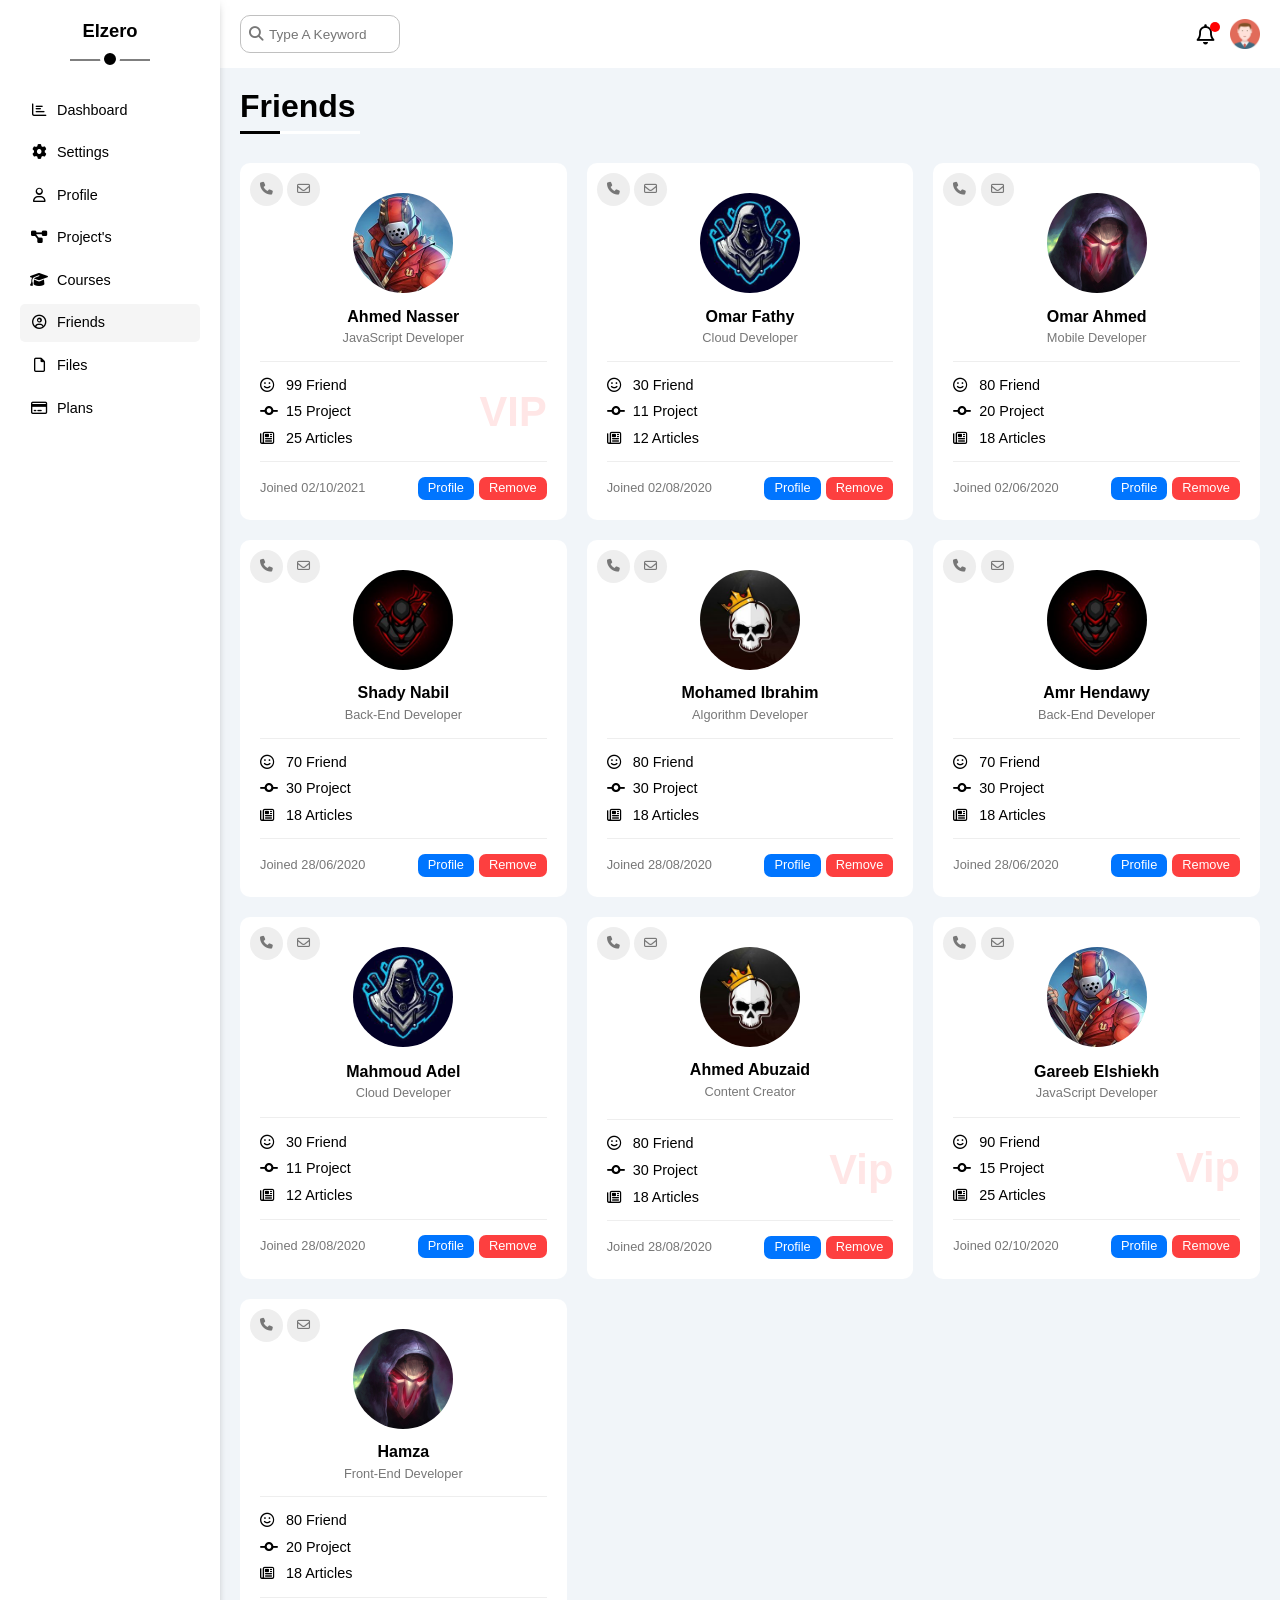
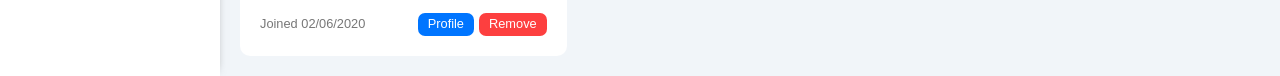
<file: friend.html>
<!DOCTYPE html>
<html lang="en">
    <head>
        <meta charset="UTF-8">
        <meta name="viewport" content="width=device-width, initial-scale=1.0">
        <link rel="stylesheet" href="fontawesome-free-6.4.0-web/css/all.min.css">
        <link rel="stylesheet" href="Css/normalize.css">
        <link rel="stylesheet" href="Css/frame-work.css">
        <link rel="stylesheet" href="Css/master.css">
        <title>Document</title>
    </head>
    <body>
        <div class="page">
            <nav>
                <h2>Elzero</h2>
                <ul>
                    <li>
                        <a href="index.html">
                            <i class="fa-regular fa-chart-bar fa-fw"></i>
                            Dashboard
                        </a>
                    </li>
                    <li>
                        <a href="setting.html">
                            <i class="fa-solid fa-gear fa-fw"></i>
                            Settings
                        </a>
                    </li>
                    <li>
                        <a href="profile.html">
                            <i class="fa-regular fa-user fa-fw"></i>
                            Profile
                        </a>
                    </li>
                    <li>
                        <a href="project.html">
                            <i class="fa-solid fa-diagram-project fa-fw"></i>
                            Project's
                        </a>
                    </li>
                    <li>
                        <a href="course.html">
                            <i class="fa-solid fa-graduation-cap fa-fw"></i>
                            Courses
                        </a>
                    </li>
                    <li>
                        <a href="friend.html" class="active">
                            <i class="fa-regular fa-circle-user fa-fw"></i>
                            Friends
                        </a>
                    </li>
                    <li>
                        <a href="file.html">
                            <i class="fa-regular fa-file fa-fw"></i>
                            Files
                        </a>
                    </li>
                    <li>
                        <a href="plan.html">
                            <i class="fa-regular fa-credit-card fa-fw"></i>
                            Plans
                        </a>
                    </li>
                </ul>
            </nav>
            <div class="land">
                <div class="main-head">
                    <input type="search" name="search" id="sea" placeholder="Type A Keyword">
                    <span class="fa fa-search fa-fw sea"></span>
                    <div class="info">
                        <i class="fa-regular fa-bell fa-lg">
                            <span></span>
                        </i>
                        <img src="imgs/avatar.png" alt="">
                    </div>
                </div>
                <div class="main-page">
                    <div class="container">
                        <h2 class="top-head">Friends</h2>
                        <div class="profile friend">
                            <div class="box-friend main-propert">
                                <div class="image">
                                    <img src="imgs/friend-01.jpg" alt="">
                                    <div class="social">
                                        <i class="fa-solid fa-phone "></i>
                                        <i class="fa-regular fa-envelope "></i>
                                    </div>
                                </div>
                                <div class="text">
                                    <h4>Ahmed Nasser</h4>
                                    <p>JavaScript Developer</p>
                                </div>
                                <div class="info">
                                    <div class="info-box-1">
                                        <p><i class="fa-regular fa-face-smile fa-fw"></i>&nbsp; 99 Friend</p>
                                        <p><i class="fa-solid fa-code-commit fa-fw"></i>&nbsp; 15 Project</p>
                                        <p><i class="fa-regular fa-newspaper fa-fw"></i>&nbsp; 25 Articles</p>
                                    </div>
                                    <div class="vip">
                                        <p>VIP</p>
                                    </div>
                                </div>
                                <div class="foot">
                                    <p>Joined 02/10/2021</p>
                                    <a href="">Profile</a>
                                    <a href="">Remove</a>
                                </div>
                            </div>
                            <!-- End -->
                            <div class="box-friend main-propert">
                                <div class="image">
                                    <img src="imgs/friend-02.jpg" alt="">
                                    <div class="social">
                                        <i class="fa-solid fa-phone "></i>
                                        <i class="fa-regular fa-envelope "></i>
                                    </div>
                                </div>
                                <div class="text">
                                    <h4>Omar Fathy</h4>
                                    <p>Cloud Developer</p>
                                </div>
                                <div class="info">
                                    <div class="info-box-1">
                                        <p><i class="fa-regular fa-face-smile fa-fw"></i>&nbsp; 30 Friend</p>
                                        <p><i class="fa-solid fa-code-commit fa-fw"></i>&nbsp; 11 Project</p>
                                        <p><i class="fa-regular fa-newspaper fa-fw"></i>&nbsp; 12 Articles</p>
                                    </div>
                                </div>
                                <div class="foot">
                                    <p>Joined 02/08/2020</p>
                                    <a href="">Profile</a>
                                    <a href="">Remove</a>
                                </div>
                            </div>
                            <!-- End -->
                            <div class="box-friend main-propert">
                                <div class="image">
                                    <img src="imgs/friend-03.jpg" alt="">
                                    <div class="social">
                                        <i class="fa-solid fa-phone "></i>
                                        <i class="fa-regular fa-envelope "></i>
                                    </div>
                                </div>
                                <div class="text">
                                    <h4>Omar Ahmed</h4>
                                    <p>Mobile Developer</p>
                                </div>
                                <div class="info">
                                    <div class="info-box-1">
                                        <p><i class="fa-regular fa-face-smile fa-fw"></i>&nbsp; 80 Friend</p>
                                        <p><i class="fa-solid fa-code-commit fa-fw"></i>&nbsp; 20 Project</p>
                                        <p><i class="fa-regular fa-newspaper fa-fw"></i>&nbsp; 18 Articles</p>
                                    </div>
                                </div>
                                <div class="foot">
                                    <p>Joined 02/06/2020</p>
                                    <a href="">Profile</a>
                                    <a href="">Remove</a>
                                </div>
                            </div>
                            <!-- End -->
                            <div class="box-friend main-propert">
                                <div class="image">
                                    <img src="imgs/friend-04.jpg" alt="">
                                    <div class="social">
                                        <i class="fa-solid fa-phone "></i>
                                        <i class="fa-regular fa-envelope "></i>
                                    </div>
                                </div>
                                <div class="text">
                                    <h4>Shady Nabil</h4>
                                    <p>Back-End Developer</p>
                                </div>
                                <div class="info">
                                    <div class="info-box-1">
                                        <p><i class="fa-regular fa-face-smile fa-fw"></i>&nbsp; 70 Friend</p>
                                        <p><i class="fa-solid fa-code-commit fa-fw"></i>&nbsp; 30 Project</p>
                                        <p><i class="fa-regular fa-newspaper fa-fw"></i>&nbsp; 18 Articles</p>
                                    </div>
                                </div>
                                <div class="foot">
                                    <p>Joined 28/06/2020</p>
                                    <a href="">Profile</a>
                                    <a href="">Remove</a>
                                </div>
                            </div>
                            <!-- End -->
                            <div class="box-friend main-propert">
                                <div class="image">
                                    <img src="imgs/friend-05.jpg" alt="">
                                    <div class="social">
                                        <i class="fa-solid fa-phone "></i>
                                        <i class="fa-regular fa-envelope "></i>
                                    </div>
                                </div>
                                <div class="text">
                                    <h4>Mohamed Ibrahim</h4>
                                    <p>Algorithm Developer</p>
                                </div>
                                <div class="info">
                                    <div class="info-box-1">
                                        <p><i class="fa-regular fa-face-smile fa-fw"></i>&nbsp; 80 Friend</p>
                                        <p><i class="fa-solid fa-code-commit fa-fw"></i>&nbsp; 30 Project</p>
                                        <p><i class="fa-regular fa-newspaper fa-fw"></i>&nbsp; 18 Articles</p>
                                    </div>
                                </div>
                                <div class="foot">
                                    <p>Joined 28/08/2020</p>
                                    <a href="">Profile</a>
                                    <a href="">Remove</a>
                                </div>
                            </div>
                            <!-- End -->
                            <div class="box-friend main-propert">
                                <div class="image">
                                    <img src="imgs/friend-04.jpg" alt="">
                                    <div class="social">
                                        <i class="fa-solid fa-phone "></i>
                                        <i class="fa-regular fa-envelope "></i>
                                    </div>
                                </div>
                                <div class="text">
                                    <h4>Amr Hendawy</h4>
                                    <p>Back-End Developer</p>
                                </div>
                                <div class="info">
                                    <div class="info-box-1">
                                        <p><i class="fa-regular fa-face-smile fa-fw"></i>&nbsp; 70 Friend</p>
                                        <p><i class="fa-solid fa-code-commit fa-fw"></i>&nbsp; 30 Project</p>
                                        <p><i class="fa-regular fa-newspaper fa-fw"></i>&nbsp; 18 Articles</p>
                                    </div>
                                </div>
                                <div class="foot">
                                    <p>Joined 28/06/2020</p>
                                    <a href="">Profile</a>
                                    <a href="">Remove</a>
                                </div>
                            </div>
                            <!-- End -->
                            <div class="box-friend main-propert">
                                <div class="image">
                                    <img src="imgs/friend-02.jpg" alt="">
                                    <div class="social">
                                        <i class="fa-solid fa-phone "></i>
                                        <i class="fa-regular fa-envelope "></i>
                                    </div>
                                </div>
                                <div class="text">
                                    <h4>Mahmoud Adel</h4>
                                    <p>Cloud Developer</p>
                                </div>
                                <div class="info">
                                    <div class="info-box-1">
                                        <p><i class="fa-regular fa-face-smile fa-fw"></i>&nbsp; 30 Friend</p>
                                        <p><i class="fa-solid fa-code-commit fa-fw"></i>&nbsp; 11 Project</p>
                                        <p><i class="fa-regular fa-newspaper fa-fw"></i>&nbsp; 12 Articles</p>
                                    </div>
                                </div>
                                <div class="foot">
                                    <p>Joined 28/08/2020</p>
                                    <a href="">Profile</a>
                                    <a href="">Remove</a>
                                </div>
                            </div>
                            <!-- End -->
                            <div class="box-friend main-propert">
                                <div class="image">
                                    <img src="imgs/friend-05.jpg" alt="">
                                    <div class="social">
                                        <i class="fa-solid fa-phone "></i>
                                        <i class="fa-regular fa-envelope "></i>
                                    </div>
                                </div>
                                <div class="text">
                                    <h4>Ahmed Abuzaid</h4>
                                    <p>Content Creator</p>                                    </p>
                                </div>
                                <div class="info">
                                    <div class="info-box-1">
                                        <p><i class="fa-regular fa-face-smile fa-fw"></i>&nbsp; 80 Friend</p>
                                        <p><i class="fa-solid fa-code-commit fa-fw"></i>&nbsp; 30 Project</p>
                                        <p><i class="fa-regular fa-newspaper fa-fw"></i>&nbsp; 18 Articles</p>
                                    </div>
                                    <div class="vip">
                                        <p>Vip</p>
                                    </div>
                                </div>
                                <div class="foot">
                                    <p>Joined 28/08/2020</p>
                                    <a href="">Profile</a>
                                    <a href="">Remove</a>
                                </div>
                            </div>
                            <!-- End -->
                            <div class="box-friend main-propert">
                                <div class="image">
                                    <img src="imgs/friend-01.jpg" alt="">
                                    <div class="social">
                                        <i class="fa-solid fa-phone "></i>
                                        <i class="fa-regular fa-envelope "></i>
                                    </div>
                                </div>
                                <div class="text">
                                    <h4>Gareeb Elshiekh</h4>
                                    <p>JavaScript Developer</p>
                                </div>
                                <div class="info">
                                    <div class="info-box-1">
                                        <p><i class="fa-regular fa-face-smile fa-fw"></i>&nbsp; 90 Friend</p>
                                        <p><i class="fa-solid fa-code-commit fa-fw"></i>&nbsp; 15 Project</p>
                                        <p><i class="fa-regular fa-newspaper fa-fw"></i>&nbsp; 25 Articles</p>
                                    </div>
                                    <div class="vip">
                                        <p>Vip</p>
                                    </div>
                                </div>
                                <div class="foot">
                                    <p>Joined 02/10/2020</p>
                                    <a href="">Profile</a>
                                    <a href="">Remove</a>
                                </div>
                            </div>
                            <!-- End -->
                            <div class="box-friend main-propert">
                                <div class="image">
                                    <img src="imgs/friend-03.jpg" alt="">
                                    <div class="social">
                                        <i class="fa-solid fa-phone "></i>
                                        <i class="fa-regular fa-envelope "></i>
                                    </div>
                                </div>
                                <div class="text">
                                    <h4>Hamza</h4>
                                    <p>Front-End Developer</p>
                                </div>
                                <div class="info">
                                    <div class="info-box-1">
                                        <p><i class="fa-regular fa-face-smile fa-fw"></i>&nbsp; 80 Friend</p>
                                        <p><i class="fa-solid fa-code-commit fa-fw"></i>&nbsp; 20 Project</p>
                                        <p><i class="fa-regular fa-newspaper fa-fw"></i>&nbsp; 18 Articles</p>
                                    </div>
                                </div>
                                <div class="foot">
                                    <p>Joined 02/06/2020</p>
                                    <a href="">Profile</a>
                                    <a href="">Remove</a>
                                </div>
                            </div>
                            <!-- End -->
                        </div>
                    </div>
                </div>
            </div>
        </div>
    </body>
</html>
</file>
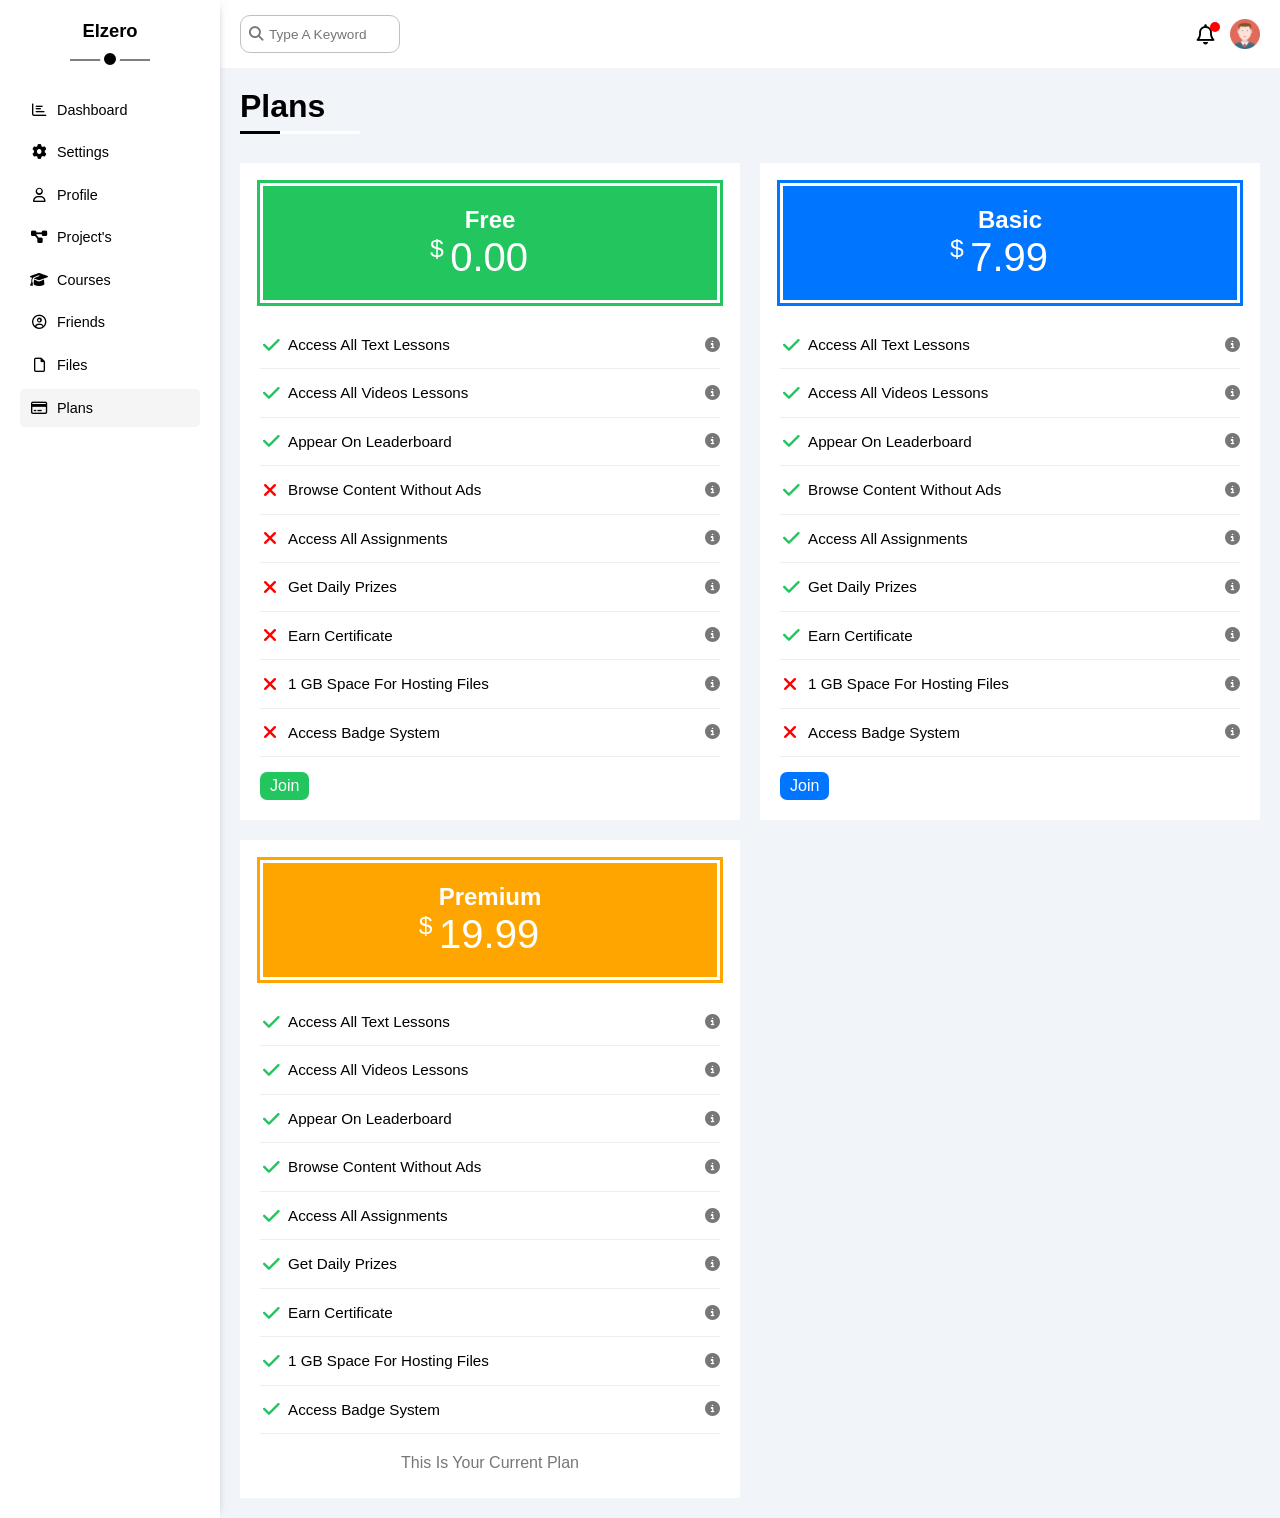
<file: plan.html>
<!DOCTYPE html>
<html lang="en">
    <head>
        <meta charset="UTF-8">
        <meta name="viewport" content="width=device-width, initial-scale=1.0">
        <link rel="stylesheet" href="fontawesome-free-6.4.0-web/css/all.min.css">
        <link rel="stylesheet" href="Css/normalize.css">
        <link rel="stylesheet" href="Css/frame-work.css">
        <link rel="stylesheet" href="Css/master.css">
        <title>Document</title>
    </head>
    <body>
        <div class="page">
            <nav>
                <h2>Elzero</h2>
                <ul>
                    <li>
                        <a href="index.html">
                            <i class="fa-regular fa-chart-bar fa-fw"></i>
                            Dashboard
                        </a>
                    </li>
                    <li>
                        <a href="setting.html">
                            <i class="fa-solid fa-gear fa-fw"></i>
                            Settings
                        </a>
                    </li>
                    <li>
                        <a href="profile.html">
                            <i class="fa-regular fa-user fa-fw"></i>
                            Profile
                        </a>
                    </li>
                    <li>
                        <a href="project.html">
                            <i class="fa-solid fa-diagram-project fa-fw"></i>
                            Project's
                        </a>
                    </li>
                    <li>
                        <a href="course.html">
                            <i class="fa-solid fa-graduation-cap fa-fw"></i>
                            Courses
                        </a>
                    </li>
                    <li>
                        <a href="friend.html">
                            <i class="fa-regular fa-circle-user fa-fw"></i>
                            Friends
                        </a>
                    </li>
                    <li>
                        <a href="file.html">
                            <i class="fa-regular fa-file fa-fw"></i>
                            Files
                        </a>
                    </li>
                    <li>
                        <a href="plan.html" class="active">
                            <i class="fa-regular fa-credit-card fa-fw"></i>
                            Plans
                        </a>
                    </li>
                </ul>
            </nav>
            <div class="land">
                <div class="main-head">
                    <input type="search" name="search" id="sea" placeholder="Type A Keyword">
                    <span class="fa fa-search fa-fw sea"></span>
                    <div class="info">
                        <i class="fa-regular fa-bell fa-lg">
                            <span></span>
                        </i>
                        <img src="imgs/avatar.png" alt="">
                    </div>
                </div>
                <div class="main-page">
                    <div class="container">
                        <h2 class="top-head">Plans</h2>
                        <div class="profile plan">
                            <div class="plan-box main-propert">
                                <div class="price">
                                    <h4>Free</h4>
                                    <span>&dollar;</span>
                                    <span>0.00</span>
                                </div>
                                <ul>
                                    <li>
                                        Access All Text Lessons
                                    </li>
                                    <li>
                                        Access All Videos Lessons
                                    </li>
                                    <li>
                                        Appear On Leaderboard
                                    </li>
                                    <li>
                                        Browse Content Without Ads
                                    </li>
                                    <li>
                                        Access All Assignments
                                    </li>
                                    <li>
                                        Get Daily Prizes
                                    </li>
                                    <li>
                                        Earn Certificate
                                    </li>
                                    <li>
                                        1 GB Space For Hosting Files
                                    </li>
                                    <li>
                                        Access Badge System
                                    </li>
                                </ul>
                                <a href="">Join</a>
                            </div>
                            <!-- End  -->
                            <div class="plan-box main-propert">
                                <div class="price">
                                    <h4>Basic</h4>
                                    <span>&dollar;</span>
                                    <span>7.99</span>
                                </div>
                                <ul>
                                    <li>
                                        Access All Text Lessons
                                    </li>
                                    <li>
                                        Access All Videos Lessons
                                    </li>
                                    <li>
                                        Appear On Leaderboard
                                    </li>
                                    <li>
                                        Browse Content Without Ads
                                    </li>
                                    <li>
                                        Access All Assignments
                                    </li>
                                    <li>
                                        Get Daily Prizes
                                    </li>
                                    <li>
                                        Earn Certificate
                                    </li>
                                    <li>
                                        1 GB Space For Hosting Files
                                    </li>
                                    <li>
                                        Access Badge System
                                    </li>
                                </ul>
                                <a href="">Join</a>
                            </div>
                            <!-- End  -->
                            <div class="plan-box main-propert">
                                <div class="price">
                                    <h4>Premium</h4>
                                    <span>&dollar;</span>
                                    <span>19.99</span>
                                </div>
                                <ul>
                                    <li>
                                        Access All Text Lessons
                                    </li>
                                    <li>
                                        Access All Videos Lessons
                                    </li>
                                    <li>
                                        Appear On Leaderboard
                                    </li>
                                    <li>
                                        Browse Content Without Ads
                                    </li>
                                    <li>
                                        Access All Assignments
                                    </li>
                                    <li>
                                        Get Daily Prizes
                                    </li>
                                    <li>
                                        Earn Certificate
                                    </li>
                                    <li>
                                        1 GB Space For Hosting Files
                                    </li>
                                    <li>
                                        Access Badge System
                                    </li>
                                </ul>
                                <a href="">This Is Your Current Plan</a>
                            </div>
                            <!-- End  -->
                        </div>
                    </div>
                </div>
            </div>
        </div>
    </body>
</html>
</file>
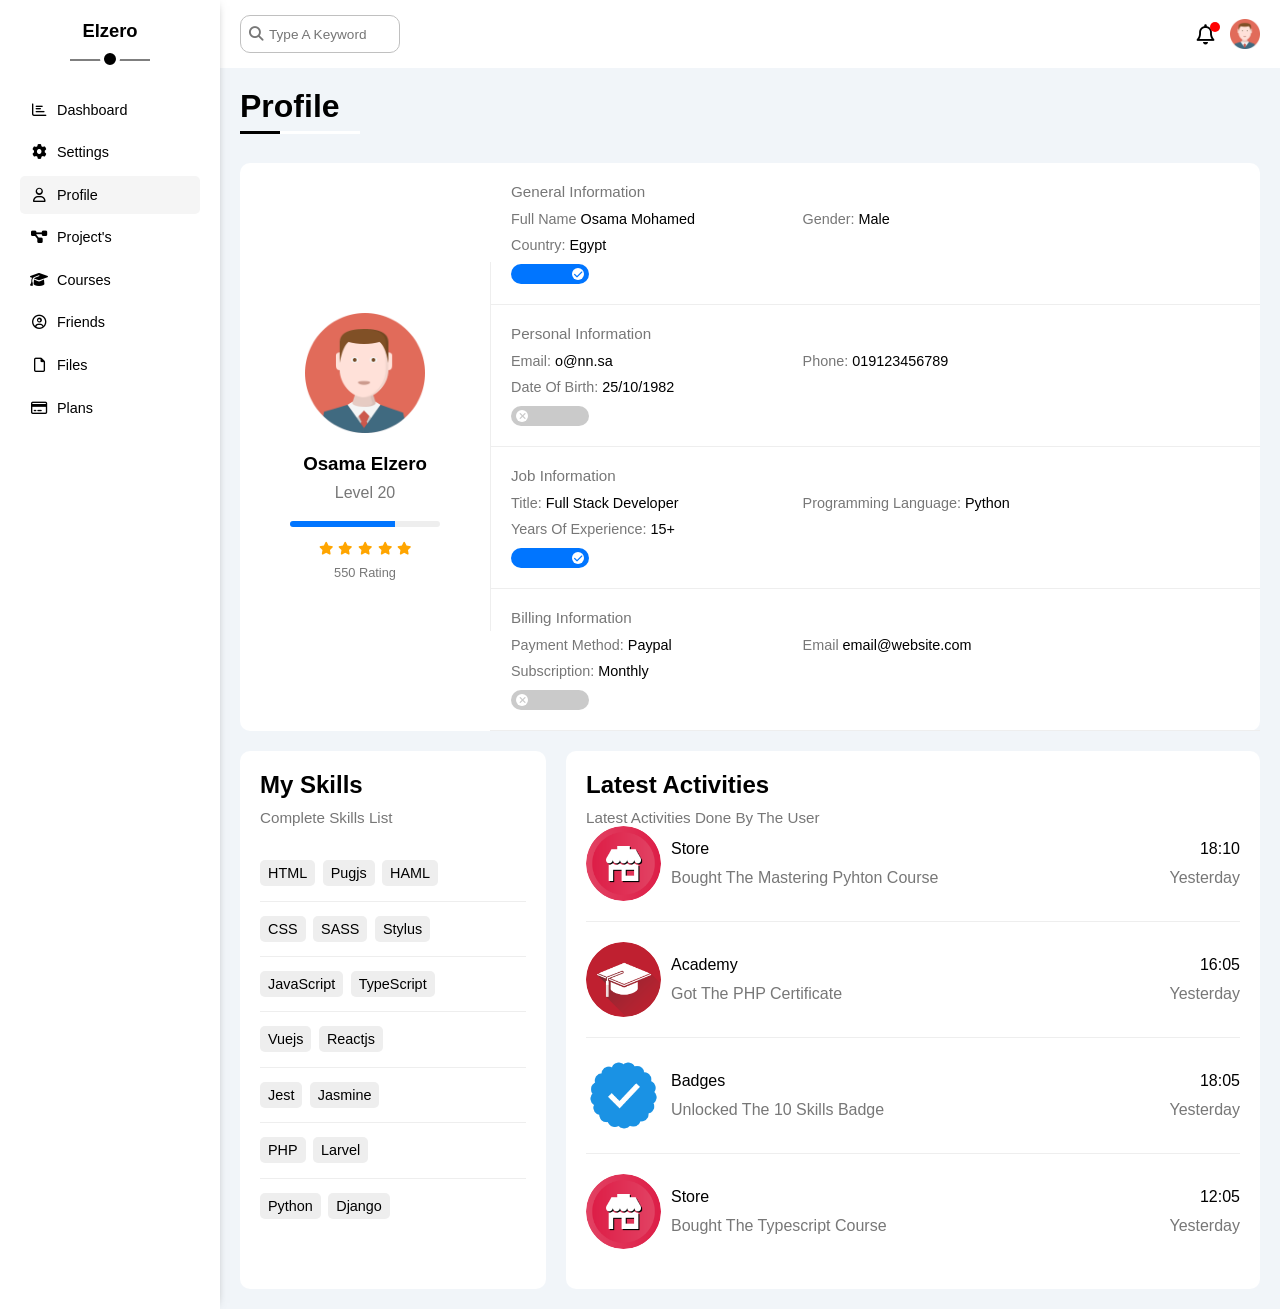
<file: profile.html>
<!DOCTYPE html>
<html lang="en">
    <head>
        <meta charset="UTF-8">
        <meta name="viewport" content="width=device-width, initial-scale=1.0">
        <link rel="stylesheet" href="fontawesome-free-6.4.0-web/css/all.min.css">
        <link rel="stylesheet" href="Css/normalize.css">
        <link rel="stylesheet" href="Css/frame-work.css">
        <link rel="stylesheet" href="Css/master.css">
        <title>Document</title>
    </head>
    <body>
        <div class="page">
            <nav>
                <h2>Elzero</h2>
                <ul>
                    <li>
                        <a href="index.html">
                            <i class="fa-regular fa-chart-bar fa-fw"></i>
                            Dashboard
                        </a>
                    </li>
                    <li>
                        <a href="setting.html">
                            <i class="fa-solid fa-gear fa-fw"></i>
                            Settings
                        </a>
                    </li>
                    <li>
                        <a href="profile.html" class="active">
                            <i class="fa-regular fa-user fa-fw"></i>
                            Profile
                        </a>
                    </li>
                    <li>
                        <a href="project.html">
                            <i class="fa-solid fa-diagram-project fa-fw"></i>
                            Project's
                        </a>
                    </li>
                    <li>
                        <a href="course.html">
                            <i class="fa-solid fa-graduation-cap fa-fw"></i>
                            Courses
                        </a>
                    </li>
                    <li>
                        <a href="friend.html">
                            <i class="fa-regular fa-circle-user fa-fw"></i>
                            Friends
                        </a>
                    </li>
                    <li>
                        <a href="file.html">
                            <i class="fa-regular fa-file fa-fw"></i>
                            Files
                        </a>
                    </li>
                    <li>
                        <a href="plan.html">
                            <i class="fa-regular fa-credit-card fa-fw"></i>
                            Plans
                        </a>
                    </li>
                </ul>
            </nav>
            <div class="land">
                <div class="main-head">
                    <input type="search" name="search" id="sea" placeholder="Type A Keyword">
                    <span class="fa fa-search fa-fw sea"></span>
                    <div class="info">
                        <i class="fa-regular fa-bell fa-lg">
                            <span></span>
                        </i>
                        <img src="imgs/avatar.png" alt="">
                    </div>
                </div>
                <div class="main-page">
                    <div class="container">
                        <h2 class="top-head">Profile</h2>
                        <div class="profile setting pro">
                            <div class="box-1 border-10 back-white-color">
                                <div class="box-in-1">
                                    <img src="imgs/avatar.png" alt="Error">
                                    <div class="text margin-20">
                                        <h3>Osama Elzero</h3>
                                        <p>Level 20</p>
                                        <div class="perc">
                                            <span style="width: 70%;"></span>
                                        </div>
                                        <div class="rate">
                                            <i class="fa fa-star fa-fw"></i>
                                            <i class="fa fa-star fa-fw"></i>
                                            <i class="fa fa-star fa-fw"></i>
                                            <i class="fa fa-star fa-fw"></i>
                                            <i class="fa fa-star fa-fw"></i>
                                        </div>
                                        <span class="num-rate">550 Rating</span>
                                    </div>
                                </div>
                                <div class="box-in-2">
                                    <div class="info">
                                        <h4>General Information</h4>
                                        <div class="text">
                                            <p>Full Name <span>Osama Mohamed</span></p>
                                            <p>Gender: <span>Male</span></p>
                                            <p>Country: <span>Egypt</span></p>
                                        </div>
                                        <label>
                                            <input type="checkbox"id="" class="chec" checked>
                                            <div class="toggle-switch-2">
                                            </div>
                                        </label>
                                    </div>
                                    <div class="info">
                                        <h4>Personal Information</h4>
                                        <div class="text">
                                            <p>Email: <span>o@nn.sa</span></p>
                                            <p>Phone: <span>019123456789</span></p>
                                            <p>Date Of Birth: <span>25/10/1982</span></p>
                                        </div>
                                        <label>
                                            <input type="checkbox"id="" class="chec">
                                            <div class="toggle-switch-2">
                                            </div>
                                        </label>
                                    </div>
                                    <div class="info">
                                        <h4>Job Information</h4>
                                        <div class="text">
                                            <p>Title: <span>Full Stack Developer</span></p>
                                            <p>Programming Language: <span>Python</span></p>
                                            <p>Years Of Experience: <span>15+</span></p>
                                        </div>
                                        <label>
                                            <input type="checkbox"id="" class="chec" checked>
                                            <div class="toggle-switch-2">
                                            </div>
                                        </label>
                                    </div>
                                    <div class="info">
                                        <h4>Billing Information</h4>
                                        <div class="text">
                                            <p>Payment Method: <span>Paypal</span></p>
                                            <p>Email <span>email@website.com</span></p>
                                            <p>Subscription: <span>Monthly</span></p>
                                        </div>
                                        <label>
                                            <input type="checkbox"id="" class="chec">
                                            <div class="toggle-switch-2">
                                            </div>
                                        </label>
                                    </div>
                                </div>
                            </div>
                            <!-- End  -->
                            <!-- Start  -->
                            <div class="last-box">
                                <div class="box-last-in main-propert">
                                    <h3 class="inside-head">My Skills</h3>
                                    <p>Complete Skills List</p>
                                    <div class="skill">
                                        <div class="comb">
                                            <span>HTML</span>
                                            <span>Pugjs</span>
                                            <span>HAML</span>
                                        </div>
                                        <div class="comb">
                                            <span>CSS</span>
                                            <span>SASS</span>
                                            <span>Stylus</span>
                                        </div>
                                        <div class="comb">
                                            <span>JavaScript</span>
                                            <span>TypeScript</span>
                                        </div>
                                        <div class="comb">
                                            <span>Vuejs</span>
                                            <span>Reactjs</span>
                                        </div>
                                        <div class="comb">
                                            <span>Jest</span>
                                            <span>Jasmine</span>
                                        </div>
                                        <div class="comb">
                                            <span>PHP</span>
                                            <span>Larvel</span>
                                        </div>
                                        <div class="comb">
                                            <span>Python</span>
                                            <span>Django</span>
                                        </div>
                                    </div>
                                </div>
                                <!-- Start in -->
                                <div class="activities main-propert">
                                    <h3 class="inside-head">Latest Activities</h3>
                                    <p>Latest Activities Done By The User</p>
                                    <div class="box-activities">
                                        <div class="act-1">
                                            <img src="imgs/activity-01.png" alt="Error">
                                            <div class="text">
                                                <div class="info">
                                                    <h4>Store</h4>
                                                    <p>Bought The Mastering Pyhton Course</p>
                                                </div>
                                                <span>
                                                    <span class="time">18:10</span>
                                                    <p>Yesterday</p>
                                                </span>
                                            </div>
                                        </div>
                                        <div class="act-1">
                                            <img src="imgs/activity-02.png" alt="Error">
                                            <div class="text">
                                                <div class="info">
                                                    <h4>Academy</h4>
                                                    <p>Got The PHP Certificate</p>
                                                </div>
                                                <span>
                                                    <span class="time">16:05</span>
                                                    <p>Yesterday</p>
                                                </span>
                                            </div>
                                        </div>
                                        <div class="act-1">
                                            <img src="imgs/activity-03.png" alt="Error">
                                            <div class="text">
                                                <div class="info">
                                                    <h4>Badges</h4>
                                                    <p>Unlocked The 10 Skills Badge</p>
                                                </div>
                                                <span>
                                                    <span class="time">18:05</span>
                                                    <p>Yesterday</p>
                                                </span>
                                            </div>
                                        </div>
                                        <div class="act-1">
                                            <img src="imgs/activity-01.png" alt="Error">
                                            <div class="text">
                                                <div class="info">
                                                    <h4>Store</h4>
                                                    <p>Bought The Typescript Course</p>
                                                </div>
                                                <span>
                                                    <span class="time">12:05</span>
                                                    <p>Yesterday</p>
                                                </span>
                                            </div>
                                        </div>
                                    </div>
                                </div>
                            </div>
                        </div>
                    </div>
                </div>
            </div>
        </div>
    </body>
</html>
</file>
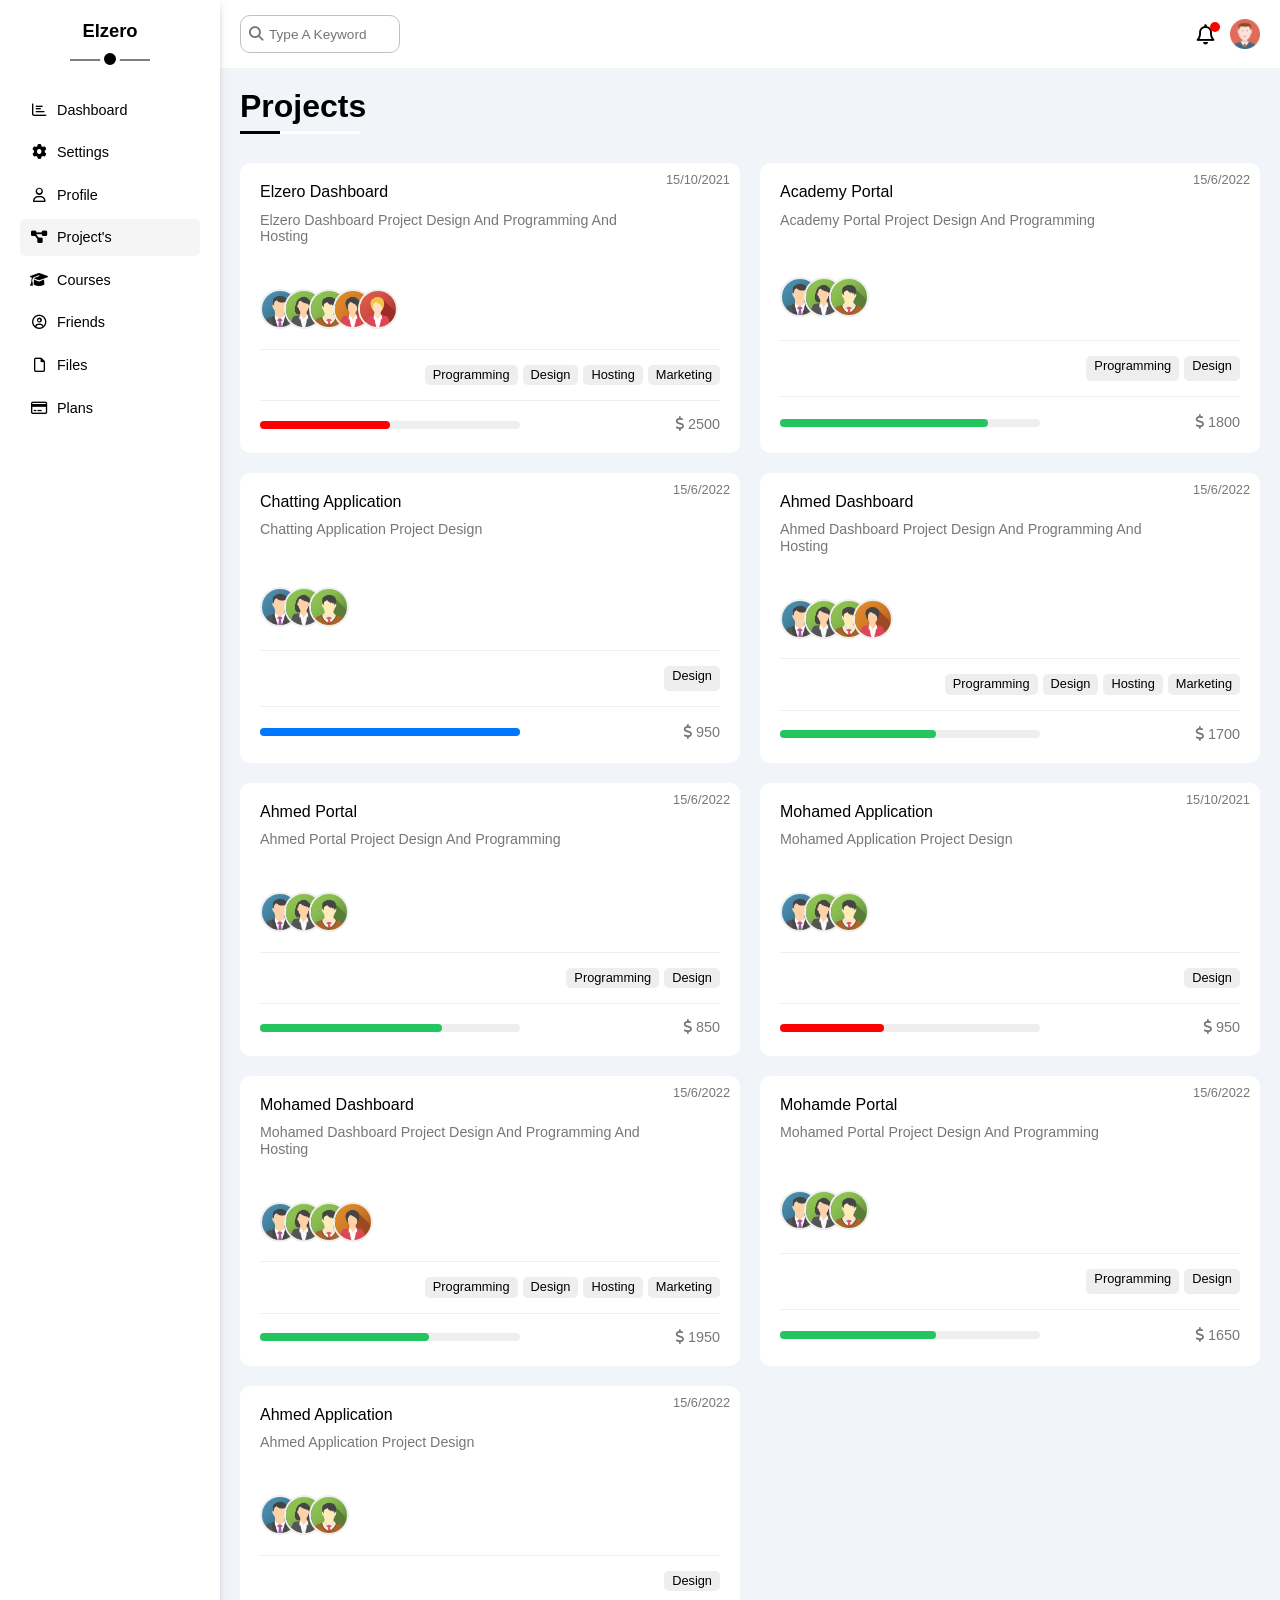
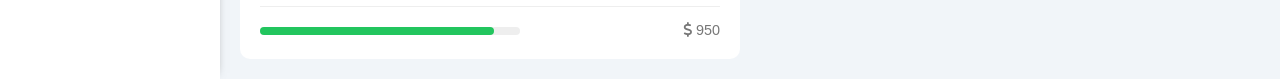
<file: project.html>
<!DOCTYPE html>
<html lang="en">
    <head>
        <meta charset="UTF-8">
        <meta name="viewport" content="width=device-width, initial-scale=1.0">
        <link rel="stylesheet" href="fontawesome-free-6.4.0-web/css/all.min.css">
        <link rel="stylesheet" href="Css/normalize.css">
        <link rel="stylesheet" href="Css/frame-work.css">
        <link rel="stylesheet" href="Css/master.css">
        <title>Document</title>
    </head>
    <body>
        <div class="page">
            <nav>
                <h2>Elzero</h2>
                <ul>
                    <li>
                        <a href="index.html">
                            <i class="fa-regular fa-chart-bar fa-fw"></i>
                            Dashboard
                        </a>
                    </li>
                    <li>
                        <a href="setting.html">
                            <i class="fa-solid fa-gear fa-fw"></i>
                            Settings
                        </a>
                    </li>
                    <li>
                        <a href="profile.html">
                            <i class="fa-regular fa-user fa-fw"></i>
                            Profile
                        </a>
                    </li>
                    <li>
                        <a href="project.html" class="active">
                            <i class="fa-solid fa-diagram-project fa-fw"></i>
                            Project's
                        </a>
                    </li>
                    <li>
                        <a href="course.html">
                            <i class="fa-solid fa-graduation-cap fa-fw"></i>
                            Courses
                        </a>
                    </li>
                    <li>
                        <a href="friend.html">
                            <i class="fa-regular fa-circle-user fa-fw"></i>
                            Friends
                        </a>
                    </li>
                    <li>
                        <a href="file.html">
                            <i class="fa-regular fa-file fa-fw"></i>
                            Files
                        </a>
                    </li>
                    <li>
                        <a href="plan.html">
                            <i class="fa-regular fa-credit-card fa-fw"></i>
                            Plans
                        </a>
                    </li>
                </ul>
            </nav>
            <div class="land">
                <div class="main-head">
                    <input type="search" name="search" id="sea" placeholder="Type A Keyword">
                    <span class="fa fa-search fa-fw sea"></span>
                    <div class="info">
                        <i class="fa-regular fa-bell fa-lg">
                            <span></span>
                        </i>
                        <img src="imgs/avatar.png" alt="">
                    </div>
                </div>
                <!-- start  -->
                <div class="main-page">
                    <div class="container">
                        <h2 class="top-head">Projects</h2>
                        <div class="profile proj">
                            <div class="card main-propert">
                                <div class="box-in">
                                    <div class="text">
                                        <h4>Elzero Dashboard</h4>
                                        <p>Elzero Dashboard Project Design And Programming And Hosting</p>
                                    </div>
                                    <span>15/10/2021</span>
                                </div>
                                <div class="images">
                                    <a href="">
                                        <img src="imgs/team-01.png" alt="Error">
                                    </a>
                                    <a href="">
                                        <img src="imgs/team-02.png" alt="Error">
                                    </a>
                                    <a href="">
                                        <img src="imgs/team-03.png" alt="Error">
                                    </a>
                                    <a href="">
                                        <img src="imgs/team-04.png" alt="Error">
                                    </a>
                                    <a href="">
                                        <img src="imgs/team-05.png" alt="Error">
                                    </a>
                                </div>
                                <div class="skills">
                                    <span>Programming</span>
                                    <span>Design</span>
                                    <span>Hosting</span>
                                    <span>Marketing</span>
                                </div>
                                <div class="box-end">
                                    <div class="perc-50">
                                        <span style="width: 50%;"></span>
                                    </div>
                                    <span><i class="fa-solid fa-dollar-sign"></i> 2500</span>
                                </div>
                            </div>
                            <div class="card main-propert">
                                <div class="box-in">
                                    <div class="text">
                                        <h4>Academy Portal</h4>
                                        <p>Academy Portal Project Design And Programming</p>
                                    </div>
                                    <span>15/6/2022</span>
                                </div>
                                <div class="images">
                                    <a href="">
                                        <img src="imgs/team-01.png" alt="Error">
                                    </a>
                                    <a href="">
                                        <img src="imgs/team-02.png" alt="Error">
                                    </a>
                                    <a href="">
                                        <img src="imgs/team-03.png" alt="Error">
                                    </a>
                                </div>
                                <div class="skills">
                                    <span>Programming</span>
                                    <span>Design</span>
                                </div>
                                <div class="box-end">
                                    <div class="perc-50">
                                        <span style="width: 80%;"></span>
                                    </div>
                                    <span><i class="fa-solid fa-dollar-sign"></i> 1800</span>
                                </div>
                            </div>
                            <div class="card main-propert">
                                <div class="box-in">
                                    <div class="text">
                                        <h4>Chatting Application</h4>
                                        <p>Chatting Application Project Design</p>
                                    </div>
                                    <span>15/6/2022</span>
                                </div>
                                <div class="images">
                                    <a href="">
                                        <img src="imgs/team-01.png" alt="Error">
                                    </a>
                                    <a href="">
                                        <img src="imgs/team-02.png" alt="Error">
                                    </a>
                                    <a href="">
                                        <img src="imgs/team-03.png" alt="Error">
                                    </a>
                                </div>
                                <div class="skills">
                                    <span>Design</span>
                                </div>
                                <div class="box-end">
                                    <div class="perc-50">
                                        <span></span>
                                    </div>
                                    <span><i class="fa-solid fa-dollar-sign"></i> 950</span>
                                </div>
                            </div>
                            <div class="card main-propert">
                                <div class="box-in">
                                    <div class="text">
                                        <h4>Ahmed Dashboard</h4>
                                        <p>Ahmed Dashboard Project Design And Programming And Hosting</p>
                                    </div>
                                    <span>15/6/2022</span>
                                </div>
                                <div class="images">
                                    <a href="">
                                        <img src="imgs/team-01.png" alt="Error">
                                    </a>
                                    <a href="">
                                        <img src="imgs/team-02.png" alt="Error">
                                    </a>
                                    <a href="">
                                        <img src="imgs/team-03.png" alt="Error">
                                    </a>
                                    <a href="">
                                        <img src="imgs/team-04.png" alt="Error">
                                    </a>
                                </div>
                                <div class="skills">
                                    <span>Programming</span>
                                    <span>Design</span>
                                    <span>Hosting</span>
                                    <span>Marketing</span>
                                </div>
                                <div class="box-end">
                                    <div class="perc-50">
                                        <span style="width: 60%;"></span>
                                    </div>
                                    <span><i class="fa-solid fa-dollar-sign"></i> 1700</span>
                                </div>
                            </div>
                            <div class="card main-propert">
                                <div class="box-in">
                                    <div class="text">
                                        <h4>Ahmed Portal</h4>
                                        <p>Ahmed Portal Project Design And Programming</p>
                                    </div>
                                    <span>15/6/2022</span>
                                </div>
                                <div class="images">
                                    <a href="">
                                        <img src="imgs/team-01.png" alt="Error">
                                    </a>
                                    <a href="">
                                        <img src="imgs/team-02.png" alt="Error">
                                    </a>
                                    <a href="">
                                        <img src="imgs/team-03.png" alt="Error">
                                    </a>
                                </div>
                                <div class="skills">
                                    <span>Programming</span>
                                    <span>Design</span>
                                </div>
                                <div class="box-end">
                                    <div class="perc-50">
                                        <span style="width: 70%;"></span>
                                    </div>
                                    <span><i class="fa-solid fa-dollar-sign"></i> 850</span>
                                </div>
                            </div>
                            <div class="card main-propert">
                                <div class="box-in">
                                    <div class="text">
                                        <h4>Mohamed Application</h4>
                                        <p>Mohamed Application Project Design</p>
                                    </div>
                                    <span>15/10/2021</span>
                                </div>
                                <div class="images">
                                    <a href="">
                                        <img src="imgs/team-01.png" alt="Error">
                                    </a>
                                    <a href="">
                                        <img src="imgs/team-02.png" alt="Error">
                                    </a>
                                    <a href="">
                                        <img src="imgs/team-03.png" alt="Error">
                                    </a>
                                </div>
                                <div class="skills">
                                    <span>Design</span>
                                </div>
                                <div class="box-end">
                                    <div class="perc-50">
                                        <span style="width: 40%;"></span>
                                    </div>
                                    <span><i class="fa-solid fa-dollar-sign"></i> 950</span>
                                </div>
                            </div>
                            <div class="card main-propert">
                                <div class="box-in">
                                    <div class="text">
                                        <h4>Mohamed Dashboard</h4>
                                        <p>Mohamed Dashboard Project Design And Programming And Hosting</p>
                                    </div>
                                    <span>15/6/2022</span>
                                </div>
                                <div class="images">
                                    <a href="">
                                        <img src="imgs/team-01.png" alt="Error">
                                    </a>
                                    <a href="">
                                        <img src="imgs/team-02.png" alt="Error">
                                    </a>
                                    <a href="">
                                        <img src="imgs/team-03.png" alt="Error">
                                    </a>
                                    <a href="">
                                        <img src="imgs/team-04.png" alt="Error">
                                    </a>
                                </div>
                                <div class="skills">
                                    <span>Programming</span>
                                    <span>Design</span>
                                    <span>Hosting</span>
                                    <span>Marketing</span>
                                </div>
                                <div class="box-end">
                                    <div class="perc-50">
                                        <span style="width: 65%;"></span>
                                    </div>
                                    <span><i class="fa-solid fa-dollar-sign"></i> 1950</span>
                                </div>
                            </div>
                            <div class="card main-propert">
                                <div class="box-in">
                                    <div class="text">
                                        <h4>Mohamde Portal</h4>
                                        <p>Mohamed Portal Project Design And Programming</p>
                                    </div>
                                    <span>15/6/2022</span>
                                </div>
                                <div class="images">
                                    <a href="">
                                        <img src="imgs/team-01.png" alt="Error">
                                    </a>
                                    <a href="">
                                        <img src="imgs/team-02.png" alt="Error">
                                    </a>
                                    <a href="">
                                        <img src="imgs/team-03.png" alt="Error">
                                    </a>
                                </div>
                                <div class="skills">
                                    <span>Programming</span>
                                    <span>Design</span>
                                </div>
                                <div class="box-end">
                                    <div class="perc-50">
                                        <span style="width: 60%;"></span>
                                    </div>
                                    <span><i class="fa-solid fa-dollar-sign"></i> 1650</span>
                                </div>
                            </div>
                            <div class="card main-propert">
                                <div class="box-in">
                                    <div class="text">
                                        <h4>Ahmed Application</h4>
                                        <p>Ahmed Application Project Design</p>
                                    </div>
                                    <span>15/6/2022</span>
                                </div>
                                <div class="images">
                                    <a href="">
                                        <img src="imgs/team-01.png" alt="Error">
                                    </a>
                                    <a href="">
                                        <img src="imgs/team-02.png" alt="Error">
                                    </a>
                                    <a href="">
                                        <img src="imgs/team-03.png" alt="Error">
                                    </a>
                                </div>
                                <div class="skills">
                                    <span>Design</span>
                                </div>
                                <div class="box-end">
                                    <div class="perc-50">
                                        <span style="width: 90%;"></span>
                                    </div>
                                    <span><i class="fa-solid fa-dollar-sign"></i> 950</span>
                                </div>
                            </div>
                        </div>
                    </div>
                </div>
            </div>
        </div>
    </body>
</html>
</file>
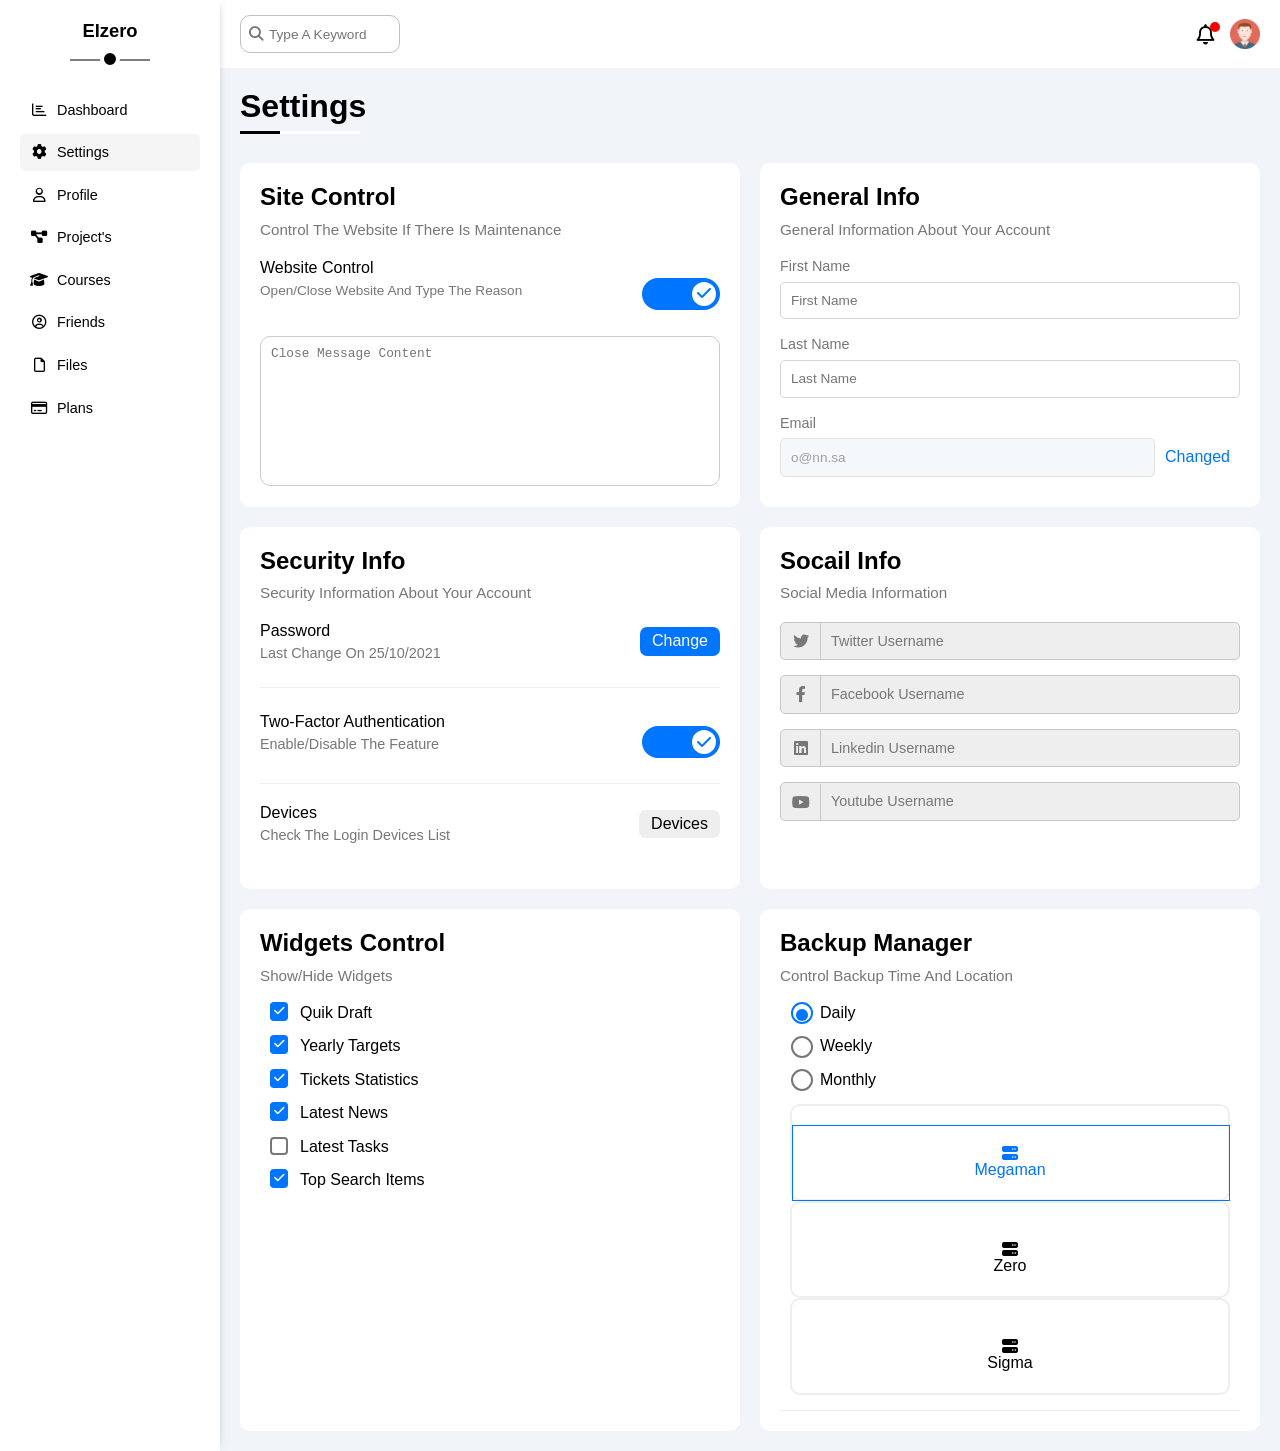
<file: setting.html>
<!DOCTYPE html>
<html lang="en">
    <head>
        <meta charset="UTF-8">
        <meta name="viewport" content="width=device-width, initial-scale=1.0">
        <link rel="stylesheet" href="fontawesome-free-6.4.0-web/css/all.min.css">
        <link rel="stylesheet" href="Css/normalize.css">
        <link rel="stylesheet" href="Css/frame-work.css">
        <link rel="stylesheet" href="Css/master.css">
        <title>Document</title>
    </head>
    <body>
        <div class="page">
            <nav>
                <h2>Elzero</h2>
                <ul>
                    <li>
                        <a href="index.html">
                            <i class="fa-regular fa-chart-bar fa-fw"></i>
                            Dashboard
                        </a>
                    </li>
                    <li>
                        <a href="setting.html" class="active">
                            <i class="fa-solid fa-gear fa-fw"></i>
                            Settings
                        </a>
                    </li>
                    <li>
                        <a href="profile.html">
                            <i class="fa-regular fa-user fa-fw"></i>
                            Profile
                        </a>
                    </li>
                    <li>
                        <a href="project.html">
                            <i class="fa-solid fa-diagram-project fa-fw"></i>
                            Project's
                        </a>
                    </li>
                    <li>
                        <a href="course.html">
                            <i class="fa-solid fa-graduation-cap fa-fw"></i>
                            Courses
                        </a>
                    </li>
                    <li>
                        <a href="friend.html">
                            <i class="fa-regular fa-circle-user fa-fw"></i>
                            Friends
                        </a>
                    </li>
                    <li>
                        <a href="file.html">
                            <i class="fa-regular fa-file fa-fw"></i>
                            Files
                        </a>
                    </li>
                    <li>
                        <a href="plan.html">
                            <i class="fa-regular fa-credit-card fa-fw"></i>
                            Plans
                        </a>
                    </li>
                </ul>
            </nav>
            <div class="land">
                <div class="main-head">
                    <input type="search" name="search" id="sea" placeholder="Type A Keyword">
                    <span class="fa fa-search fa-fw sea"></span>
                    <div class="info">
                        <i class="fa-regular fa-bell fa-lg">
                            <span></span>
                        </i>
                        <img src="imgs/avatar.png" alt="">
                    </div>
                </div>
                <div class="main-page">
                    <div class="container">
                        <h2 class="top-head">Settings</h2>
                        <div class="profile setting">
                            <div class="setting-1 main-propert">
                                <div class="intro">
                                    <h3 class="inside-head">Site Control</h3>
                                    <p>Control The Website If There Is Maintenance</p>
                                </div>
                                <div class="box-2">
                                    <div class="box-2-in">
                                        <h4>Website Control</h4>
                                        <p>Open/Close Website And Type The Reason</p>
                                    </div>
                                    <label>
                                        <input type="checkbox" class="toggle-checkbox" checked>
                                        <div class="toggle-switch"></div>
                                    </label>
                                </div>
                                <textarea class="border-10" placeholder="Close Message Content"></textarea>
                            </div>
                            <!-- Start  -->
                            <div class="setting-2 main-propert">
                                <h3 class="inside-head">General Info</h3>
                                <p>General Information About Your Account</p>
                                <form action="" class="margin-20">
                                    <label for="name">First Name</label>
                                    <input type="text" name="name" id="name" placeholder="First Name">
                                    <label for="last-name">Last Name</label>
                                    <input type="text" name="last" id="last-name" placeholder="Last Name">
                                    <label for="email">Email</label>
                                    <div class="email">
                                        <input type="email" name="email" id="email" disabled placeholder="o@nn.sa">
                                        <input type="submit" value="Changed" class="back-white-color">
                                    </div>
                                </form>
                            </div>
                            <!-- Start  -->
                            <div class="setting-3 main-propert">
                                <h3 class="inside-head">Security Info</h3>
                                <p>Security Information About Your Account</p>
                                <div class="box margin-20">
                                    <div class="box-in">
                                        <div class="text">
                                            <h4>Password</h4>
                                            <p>Last Change On 25/10/2021</p>
                                        </div>
                                        <a href="">Change</a>
                                    </div>
                                    <div class="box-in">
                                        <div class="text">
                                            <h4>Two-Factor Authentication</h4>
                                            <p>Enable/Disable The Feature</p>
                                        </div>
                                        <label>
                                            <input type="checkbox" class="toggle-checkbox" checked>
                                            <div class="toggle-switch"></div>
                                        </label>
                                    </div>
                                    <div class="box-in">
                                        <div class="text">
                                            <h4>Devices</h4>
                                            <p>Check The Login Devices List</p>
                                        </div>
                                        <a href="">Devices</a>
                                    </div>
                                </div>
                            </div>
                            <!-- End  -->
                            <!-- Start  -->
                            <div class="setting-4 main-propert">
                                <h3 class="inside-head">Socail Info</h3>
                                <p>Social Media Information</p>
                                <div class="box margin-20">
                                    <div class="box-in">
                                        <i class="fab fa-twitter fa-fw"></i>
                                        <p>Twitter Username</p>
                                    </div>
                                    <div class="box-in">
                                        <i class="fab fa-facebook-f fa-fw"></i>
                                        <p>Facebook Username</p>
                                    </div>
                                    <div class="box-in">
                                        <i class="fab fa-linkedin fa-fw"></i>
                                        <p>Linkedin Username</p>
                                    </div>
                                    <div class="box-in">
                                        <i class="fab fa-youtube fa-fw"></i>
                                        <p>Youtube Username</p>
                                    </div>
                                </div>
                            </div>
                            <!-- End  -->
                            <!-- Start  -->
                            <div class="setting-5 main-propert">
                                <h3 class="inside-head">Widgets Control</h3>
                                <p>Show/Hide Widgets</p>
                                <form action="" class="margin-20">
                                    <label class="box-in">
                                        <input type="checkbox" class="check-many" checked>
                                        <div class="toggle-check-many">Quik Draft</div>
                                    </label>
                                    <label class="box-in">
                                        <input type="checkbox" class="check-many" checked>
                                        <div class="toggle-check-many">Yearly Targets</div>
                                    </label>
                                    <label class="box-in">
                                        <input type="checkbox" class="check-many" checked>
                                        <div class="toggle-check-many">Tickets Statistics</div>
                                    </label>
                                    <label class="box-in">
                                        <input type="checkbox" class="check-many" checked>
                                        <div class="toggle-check-many">Latest News</div>
                                    </label>
                                    <label class="box-in">
                                        <input type="checkbox" class="check-many">
                                        <div class="toggle-check-many">Latest Tasks</div>
                                    </label>
                                    <label class="box-in">
                                        <input type="checkbox" class="check-many" checked>
                                        <div class="toggle-check-many">Top Search Items</div>
                                    </label>
                                </form>
                            </div>
                            <!-- End  -->
                            <!-- Start  -->
                            <div class="setting-6 main-propert">
                                <h3 class="inside-head">Backup Manager</h3>
                                <p>Control Backup Time And Location</p>
                                <div class="box margin-20">
                                    <form action="">
                                        <label class="box-in">
                                            <input type="radio" name="chos" class="chose-one" checked>
                                            <div class="toggle-chose-one">Daily</div>
                                        </label>
                                        <label class="box-in">
                                            <input type="radio" name="chos" class="chose-one">
                                            <div class="toggle-chose-one">Weekly</div>
                                        </label>
                                        <label class="box-in">
                                            <input type="radio" name="chos" class="chose-one">
                                            <div class="toggle-chose-one">Monthly</div>
                                        </label>
                                        <div class="foot-chose-box">
                                            <div class="box-in-ch">
                                                <input type="radio" name="foot" id="foot-rad" class="foot-chose" checked>
                                                <label for="foot-rad">
                                                    <i class="fa-solid fa-server"></i>
                                                    Megaman
                                                </label>
                                            </div>
                                            <div class="box-in-ch">
                                                <input type="radio" name="foot" id="foot-rad" class="foot-chose">
                                                <label for="foot-rad">
                                                    <i class="fa-solid fa-server"></i>
                                                    Zero
                                                </label>
                                            </div>
                                            <div class="box-in-ch">
                                                <input type="radio" id="foot-rad" name="foot" class="foot-chose">
                                                <label for="foot-rad">
                                                    <i class="fa-solid fa-server"></i>
                                                    Sigma
                                                </label>
                                            </div>
                                        </div>
                                    </form>
                                </div>
                            </div>
                            <!-- End  -->
                        </div>
                    </div>
                </div>
            </div>
        </div>
    </body>
</html>
</file>
<file: Css/frame-work.css>
/* Start Global Rules  */
:root {
    --main-color:#777;
    --trans-time:0.3s;
    --main-back-color:#f1f5f9;
    --section-padding:20px;
}
* {
    box-sizing: border-box;
    -moz-box-sizing: border-box;
    -o-box-sizing: border-box;
    padding: 0;
    margin: 0;
}
html {
    scroll-behavior: smooth;
}
body {
    margin: 0;
    font-family: Arial, Helvetica, sans-serif;
}
.container {
    padding: var(--section-padding) !important;
}
ul {
list-style: none;
}
a {
    text-decoration: none;
    color: black;
}
.top-head {
    font-size: 2em;
    position: relative;
    margin-bottom: 38px;
}
.top-head::before ,
.top-head::after {
    content: "";
    position: absolute;
    left: 0;
    bottom: -9px;
    height: 3.6px;
}
.top-head::before {
    width: 120px;
    background-color: white;
}
.top-head::after {
    width: 40px;
    background-color: black;
}
.back-white-color {
    background-color: white;
}
.border-10  {
    border-radius: 10px;
}
.margin-20 {
    margin-top: 20px;
}
table {
    width: 100%;
}
.toggle-switch {
    width: 78px;
    height: 32px;
    background-color: #0075ff;
    border-radius: 20px;
    position: relative;
    cursor: pointer;
    transition: 0.3s;
}
.toggle-switch::before {
    font-family: "Font Awesome 6 Free";
    content: "\f00c";
    font-weight: 900;
    color: #0075ff;
    width: 24px;
    height: 24px;
    position: absolute;
    left: 50px;
    top: 4px;
    background-color: white;
    border-radius: 50%;
    display: flex;
    align-items: center;
    justify-content: center;
    transition: 0.3s;
}
.toggle-checkbox {
    appearance: none;
    -webkit-appearance: none;
}
.toggle-checkbox:not(:checked) + .toggle-switch {
    background-color: #c7c7c7;
}
.toggle-checkbox:not(:checked) + .toggle-switch::before {
    content: "\f00d";
    color: #c7c7c7;
    left: 4px;
}
.check-many {
    appearance: none;
    -webkit-appearance: none;
}
.toggle-check-many {
    position: relative;
    padding-left: 20px;
    cursor: pointer;
}
.toggle-check-many::before {
    content: "";
    width: 14px;
    height: 14px;
    position: absolute;
    left: -10px;
    top: -1px;
    border:2px solid #777;
    border-radius: 4px;
}
.toggle-check-many:hover::before {
    border-color: #0075ff;
} 
.toggle-check-many::after{
    font-family: "Font Awesome 6 Free";
    content: "\f00c";
    position: absolute;
    left: -10px;
    top: -2px;
    color: white;
    background-color: #0075ff;
    font-weight: 900;
    font-size: 0.75em;
    width: 18px;
    height: 18px;
    border-radius: 4px;
    transform: scale(0) rotate(360deg);
    transition: 0.3s;
    display: grid;
    justify-content: center;
    place-items: center;
}
.check-many:checked + .toggle-check-many::before {
    border-color: #0075ff;
}
.check-many:checked + .toggle-check-many::after {
    transform: scale(1);
}
.chose-one {
    appearance: none;
    -webkit-appearance: none;
}
.toggle-chose-one {
    position: relative;
    padding-left: 10px;
    cursor: pointer;
}
.toggle-chose-one::before {
    content: "";
    position: absolute;
    left: 0;
    top: 50%;
    transform: translate(-19px, -50%);
    width: 18px;
    height: 18px;
    border: 2px solid #777;
    border-radius: 50%;
    transition: 0.3s;
}
.toggle-chose-one:hover::before{
    border-color: black;
}
.toggle-chose-one::after {
    content: "";
    position: absolute;
    left: -14px;
    top: 5px;
    background-color: #0075ff;
    width: 12px;
    height: 12px;
    border-radius: 50%;
    transform: scale(0);
    transition: 0.3s;
} 
.chose-one:checked + .toggle-chose-one::before {
    border-color: #0075ff;
}
.chose-one:checked + .toggle-chose-one::after {
    transform: scale(1);
}
.foot-chose {
    appearance: none;
    -webkit-appearance: none;
}

/* End Global Rules  */
/* Start Page  */
.page {
    display: grid;
    grid-template-columns: 220px 1fr;
}
.page nav {
    padding-top: var(--section-padding);
    text-align: center;
    box-shadow: 1px 0px 10px -6px var(--main-color);
    position: relative;
}
.page nav h2 {
    margin-bottom: 50px;
    font-size: 1.15em;
    position: relative;
}
.page nav h2::before {
    content: "";
    position: absolute;
    left: 50%;
    bottom: -20px;
    transform: translate(-50%,-50%);
    width: 80px;
    height: 1px;
    background-color: black;
}
.page nav h2::after {
    content: "";
    position: absolute;
    left: 50%;
    bottom: -18px;
    transform: translate(-50%,50%);
    width: 12px;
    height: 12px;
    border-radius: 50%;
    background-color: black;
    border: 4px solid white;
}
.page nav ul {
    text-align: left;
    padding-left: 20px;
    padding-right: 20px;
}
.page nav ul li:not(:last-of-type) {
    margin-bottom: 5px;
}
.page nav ul li a {
    display: inline-block;
    width: 100%;
    padding-top: 10.5px;
    padding-bottom: 10.5px;
    padding-left: 10px;
    font-size: 0.9em;
    border-radius: 5px;
    transition: var(--trans-time);
}
.page nav ul li a.active {
    background-color: #f5f5f5;
}
.page nav ul li a:hover {
    background-color: #f5f5f5;
}
.page nav ul li a i {
    margin-right: 5px;
}
.page .land .main-head {
    display: grid;
    grid-auto-flow: column;
    justify-items: center;
    align-items: center;
    justify-content: space-between;
    padding-left: var(--section-padding);
    padding-right: var(--section-padding);
    padding-bottom: 15px;
    padding-top: 15px;
    position: relative;
}
.page .land .main-head input {
    width: 160px;
    border-radius: 10px;
    border:1px solid #c0c0c0;
    padding-left: 28px;
    padding-top: 9px;
    padding-bottom: 9px;
    transition: var(--trans-time);
}
.page .land .main-head input::placeholder {
    font-size: 0.85em;
    filter: opacity(1);
    transition: var(--trans-time);
}
.page .land .main-head input:focus {
    outline: none;
    width: 200px;
}
.page .land .main-head input:focus::placeholder {
    filter: opacity(0);
}
.page .land .main-head input + span.sea {
    position: absolute;
    left: 27px;
    font-size: 0.9em;
    color: var(--main-color);
}
.page .land .main-head .info {
    display: flex;
    gap: 15px;
    align-items: center;
}
.page .land .main-head .info i {
    position: relative;
}
.page .land .main-head .info i span {
    position: absolute;
    top: -12px;
    right: -5px;
    width: 10px;
    height: 10px;
    border-radius: 50%;
    background-color: red;
}
.page .land .main-head img {
    width: 30px;
    height: 30px;
}
.page .land .main-page {
    background-color: var(--main-back-color);
}
/* End Page  */
</file>
<file: Css/master.css>
/* Start Global Rules  */
:root {
    --section-padding:20px;
    --main-color: #777;
    --sec-color:#0075ff;
    --back-color:#eeeeee;
    --orange-color:orange;
    --green-color:#22c55e;
    --dark-blue:#0057ba;
    --set-color: #cacaca;
    --time-duration:0.3s;
    --cay-color:#f1f5f9;
}
* {
    box-sizing: border-box;
    -webkit-box-sizing: border-box;
    -moz-box-sizing: border-box;
}
*:focus {
    outline: none;
}
h3.inside-head {
    font-size: 1.5em;
    margin-bottom: 10px;
    text-transform: capitalize;
}
h3.inside-head + p {
    color:var(--main-color);
    font-size: 0.95em;
} 
.land a {
    padding: 5px 10px;
    color: white;
    font-size: 0.9em;
    border-radius: 7px;
}
.back-blue {
    background-color: var(--sec-color);
}
.back-orange {
    background-color: var(--orange-color);
}
.back-green {
    background-color: var(--green-color);
}
.main-propert {
    border-radius: 10px;
    background-color: white;
    padding: var(--section-padding);
}
.box {
    display: grid;
}
/* End Global Rules  */
.land .main-page .container .profile {
    display: grid;
    grid-template-columns: repeat(auto-fit,minmax(450px,1fr));
    gap: 20px;
    overflow: hidden;
}
.land .main-page .container .profile .profile-1 {
    padding: 0;
}
.land .main-page .container .profile .profile-1 .box-start {
    display: grid;
    grid-template-columns: 1fr 200px;
    align-items: start;
    background-color: var(--back-color);
    border-top-left-radius: 10px;
    border-top-right-radius: 10px;
    padding: var(--section-padding);
    padding-bottom: 10px;
}
.land .main-page .container .profile .profile-1 .box-start h3 {
    margin-bottom: 5px;
}
.land .main-page .container .profile .profile-1 .box-start h3 + p {
    font-size: 1em;
}
.page .land .main-page .container .profile .profile-1 .box-start img {
    max-width: 200px;
}
.page .land .main-page .container .profile .profile-1 .box-end {
    background-color: white;
}
.page .land .main-page .container .profile .profile-1 .box-end .image {
    position: relative;
    width: 100%;
    height: 58px;
    border-bottom: 1px solid #eaeaea;
}
.page .land .main-page .container .profile .profile-1 .box-end img {
    width: 65px;
    height: 65px;
    border-radius: 50%;
    border:4px solid rgb(255 255 255 / 50%);
    position: absolute;
    top: -35px;
    left: 20px;
}
.page .land .main-page .container .profile .profile-1 .box-end .info {
    display: flex;
    justify-content: space-around;
    border-bottom: 1px solid #eaeaea;
    padding-top: var(--section-padding);
    padding-bottom: var(--section-padding);
}
.page .land .main-page .container .profile .profile-1 .box-end .info h4 {
    font-weight: 500;
    margin-bottom: 10px;
    text-align: center;
}
.page .land .main-page .container .profile .profile-1 .box-end .info p {
    color: var(--main-color);
    font-size: 0.9em;
    text-align: center;
}
.page .land .main-page .container .profile .profile-1 .box-end .anc {
    padding-top: var(--section-padding);
    padding-bottom: var(--section-padding);
    padding-right: var(--section-padding);
    display: flex;
    justify-content: flex-end;
}
.page .land .main-page .container .profile .profile-1 .box-end .anc a {
    display: inline-block;
    background-color: var(--sec-color);
}
/* Start  */
.page .land .main-page .container .profile .profile-2 form {
    margin-top: 20px;
    display: grid;
}
.page .land .main-page .container .profile .profile-2 form input[type="text"] ,
.page .land .main-page .container .profile .profile-2 form textarea {
    border: none;
    background-color: var(--back-color);
    margin-bottom: 20px;
    padding: 11px;
    border-radius: 5px;
    font-size: 0.8em;
}.page .land .main-page .container .profile .profile-2 form input[type="text"]:focus ,
.page .land .main-page .container .profile .profile-2 form textarea:focus {
    outline: none;
}
.page .land .main-page .container .profile .profile-2 form textarea {
    height: 180px;
    resize: none;
}
.page .land .main-page .container .profile .profile-2 form textarea::placeholder {
    font-family: monospace, monospace;
}
.page .land .main-page .container .profile .profile-2 form input[type="submit"] {
    background-color: var(--sec-color);
    color: white;
    border: none;
    margin-left: auto;
    padding: 4.5px 10px;
    border-radius: 5px;
    font-size: 0.9em;
}
/* Start  */
.page .land .main-page .container .profile .profile-3 {
    display: grid;
}
.page .land .main-page .container .profile .profile-3 .box {
    display: grid;
    gap: 20px;
    margin-top: 20px;
    margin-bottom: 20px;
}
.page .land .main-page .container .profile .profile-3 .box .perc {
    display: flex;
    align-content: center;
    align-items: center;
    gap: 15px;
}
.page .land .main-page .container .profile .profile-3 .box .perc i {
    width: 95px;
    height: 80px;
    display: flex;
    align-items: center;
    justify-content: center;
}
.page .land .main-page .container .profile .profile-3 .box i.c-blue {
    color: var(--sec-color);
    background-color: #cce3ff;
}
.page .land .main-page .container .profile .profile-3 .box i.c-orange {
    color: var(--orange-color);
    background-color: #fdecce;
}
.page .land .main-page .container .profile .profile-3 .box i.c-green {
    color: var(--green-color);
    background-color: #d3f3df;
}
.page .land .main-page .container .profile .profile-3 .box .perc h4 {
    color: var(--main-color);
    font-weight: 500;
    font-size: 0.9em;
}
.page .land .main-page .container .profile .profile-3 .box .perc p {
    font-weight: 700;
    margin-top: 5px;
    margin-bottom: 10px;
}
.page .land .main-page .container .profile .profile-3 .box .perc .info {
    width: 100%;
}
.page .land .main-page .container .profile .profile-3 .box .perc .info div{
    width: 100%;
    height: 4px;
}
.page .land .main-page .container .profile .profile-3 .box .perc:first-of-type .info div {
    background-color: #cce3ff;
}
.page .land .main-page .container .profile .profile-3 .box .perc:nth-of-type(2)  .info div {
    background-color: #fdecce;
}
.page .land .main-page .container .profile .profile-3 .box .perc:last-of-type .info div {
    background-color: #d3f3df;
}
.page .land .main-page .container .profile .profile-3 .box .perc .info div span {
    display: block;
    height: 100%;
    position: relative;
}
.page .land .main-page .container .profile .profile-3 .box .perc .info div span::before {
    content: attr(data-progress);
    color: white;
    background-color: var(--sec-color);
    border-radius: 6px;
    position: absolute;
    top: -32px;
    right: -17px;
    padding: 3px 5px 2px;
    font-size: 0.8em;
}
.page .land .main-page .container .profile .profile-3 .box .perc .info div span::after {
    content: "";
    position: absolute;
    top: -12px;
    right: -4px;
    border: 5px solid;
    border-color: var(--sec-color) transparent transparent transparent;
}
.page .land .main-page .container .profile .profile-3 .box .perc .info div span.back-orange::before {
    background-color: var(--orange-color);
}
.page .land .main-page .container .profile .profile-3 .box .perc .info div span.back-orange::after {
    border-top-color: var(--orange-color);
}
.page .land .main-page .container .profile .profile-3 .box .perc .info div span.back-green::before {
    background-color: var(--green-color);
}
.page .land .main-page .container .profile .profile-3 .box .perc .info div span.back-green::after {
    border-top-color: var(--green-color);
}
/* End Profile-3 */
/* Start  */
.profile-4 .box {
    display: grid;
    grid-template-columns: repeat(auto-fit,minmax(48%,1fr));
    gap: 20px;
    text-align: center;
    margin-top: 20px;
}
.profile-4 .box .box-in {
    border: 1px solid rgb(196, 196, 196);
}
.profile-4 .box .box-in i {
    font-size: 1.65em;
    margin-bottom: 10px;
}
.profile-4 .box .box-in:first-of-type i {
    color: var(--orange-color);
}
.profile-4 .box .box-in:nth-of-type(2) i {
    color: var(--sec-color);
}
.profile-4 .box .box-in:nth-of-type(3) i {
    color: var(--green-color);
}
.profile-4 .box .box-in:last-of-type i {
    color: red;
}
.profile-4 .box .box-in p {
    font-weight: 700;
    font-size: 1.55em;
    margin-bottom: 2px;
}
.profile-4 .box .box-in span {
    font-size: 0.8em;
    color: var(--main-color);
}
/* End  */
/* Start Profile-5  */
.profile-5 {
    padding-bottom: 0;
}
.profile-5 .box {
    display: grid;
    margin-top: 20px;
}
.profile-5 .box .box-in {
    display: flex;
    gap: 15px;
    align-items: center;
    padding-bottom: var(--section-padding);
}
.profile-5 .box .box-in:not(:first-of-type) {
    padding-top: var(--section-padding);
    border-top: 1px solid var(--back-color);
}
.profile-5 .box .box-in .image {
    width: 100px;
    height: 55px;
}
.profile-5 .box .box-in .image img {
    width: 100%;
    height: 100%;
    border-radius: 5px;
}
.profile-5 .box .box-in h4 {
    margin-bottom: 5px;
}
.profile-5 .box .box-in p {
    color: var(--main-color);
    font-size: 0.9em;
}
.profile-5 .box .box-in span {
    padding: 5px 10px;
    font-size: 0.8em;
    background-color: var(--back-color);
    height: fit-content;
    border-radius: 5px;
    margin-left: auto;
    display: inline-block;
}
/* End  */
/* Start  */
.profile-6 .box {
    display: grid;
    margin-top: 20px;
}
.profile-6 .box .box-in {
    display: flex;
    justify-content: space-between;
    gap: 15px;
    align-items: center;
}
.profile-6 .box .box-in:not(:first-of-type) {
    padding-top: 15px;
    border-top: 1px solid var(--back-color);
}
.profile-6 .box .box-in:not(:last-of-type){
    padding-bottom: 15px;
}
.profile-6 .box .box-in del {
    color: var(--main-color);
}
.profile-6 .box .box-in del h4 {
    filter: opacity(0.6);
}
.profile-6 .box .box-in del p {
    filter: opacity(0.3);
}
.profile-6 .box .box-in h4 {
    margin-bottom: 5px;
    font-size: 0.95em;
}
.profile-6 .box .box-in p {
    color: var(--main-color);
    font-size: 1em;
}
.profile-6 .box .box-in i {
    transition: 0.3s;
}
.profile-6 .box .box-in .opa + i {
    filter: opacity(0.5);
    color: var(--main-color);
}
.profile-6 .box .box-in i:hover{
    color: red;
    cursor: pointer;
}
/* End  */
/* Start  */
.profile-7 .box {
    display: grid;
    margin-top: 20px;
}
.profile-7 .box .box-in {
    display: flex;
    justify-content: space-between;
    gap: 15px;
    align-items: center;
    padding-bottom: 15px;
    font-weight: 500;
}
.profile-7 .box .box-in:not(:first-of-type) {
    padding-top: 15px;
}
.profile-7 .box .box-in:first-of-type {
    color: var(--main-color);
    padding-bottom: 7px;
}
.profile-7 .box .box-in h4 {
    font-weight: 500;
}
.profile-7 .box .box-in:not(:first-of-type) span {
    padding: 4px 10px;
    font-size: 0.85em;
    background-color: var(--back-color);
    height: fit-content;
    border-radius: 5px;
    margin-left: auto;
    display: inline-block;
}
/* End  */
/* Start  */
.profile-8 {
    padding-bottom: 0;
}
.profile-8 .box {
    display: grid;
}
.profile-8 .box .box-in {
    display: flex;
    justify-content: space-between;
    gap: 10px;
    align-items: center;
    padding-top: 10px;
    padding-bottom: 10px;
    font-weight: 500;
}
.profile-8 .box .box-in:not(:last-of-type){
    padding-bottom: calc(var(--section-padding) / 2);
    border-bottom: 1px solid var(--back-color);
}
.profile-8 .box .box-in img {
    width: 40px;
}
.profile-8 .box .box-in h4 {
    font-weight: 500;
    margin-bottom: 1px;
}
.profile-8 .box .box-in p {
    color: var(--main-color);
    font-size: 0.95em;
}
.profile-8 .box .box-in span {
    padding: 4px 10px;
    font-size: 0.85em;
    background-color: var(--back-color);
    height: fit-content;
    border-radius: 5px;
    margin-left: auto;
    display: inline-block;
}
/* End  */
/* Start  */
.profile-9 {
    padding-bottom: 0;
    padding-right: 0;
}
.profile-9 .box {
    display: flex;
    justify-content: space-between;
}
.profile-9 .box .sub-box {
    padding-bottom: 10px;
}
.profile-9 .box .box-in {
    display: flex;
    gap: 15px;
    align-items: center;
    padding-top: 13px;
    padding-bottom: 13px;
}
.profile-9 .box .box-in span {
    display: inline-block;
    width: 22px;
    height: 22px;
    border-radius: 50%;
    background-color: var(--sec-color);
    border: 2px solid white;
    outline: 2px solid var(--sec-color);
    position: relative;
}
.profile-9 .box .box-in:not(:last-of-type) span::after {
    content: "";
    position: absolute;
    bottom: -28px;
    left: 50%;
    transform: translateX(-50%);
    background-color: var(--sec-color);
    width: 2.5px;
    height: 25px;
}
.profile-9 .box .box-in:nth-of-type(4) span {
    animation: change-color 2s 0s infinite;
}
.profile-9 .box .box-in:nth-of-type(4) span ,
.profile-9 .box .box-in:nth-of-type(5) span {
    background-color: white;
}
.profile-9 .box h4 {
    font-weight: 500;
}
.profile-9 .box .image {
    width: 160px;
    display: flex;
    align-items: flex-end;
    position: relative;
}
.profile-9 .box .image::after {
    content: "";
    position: absolute;
    top: 0;
    left: 0;
    background-color: rgb(255 255 255 / 90%);
    width: 100%;
    height:100%;
}
.profile-9 .box .image img {
    width: 160px;
}
/* End  */
/* Start  */
.profile-10 .box {
    margin-top: var(--section-padding);
} 
.profile-10 .box .box-in {
    display: flex;
    gap: 30px;
    align-items: center;
}
.profile-10 .box .box-in:not(:first-of-type) {
    padding-top: 15px;
}
.profile-10 .box .box-in span {
    display: inline-block;
    width: 15px;
    height: 15px;
    border-radius: 50%;
    background-color: var(--sec-color);
    position: relative;
}
.profile-10 .box .box-in span::after {
    content: "";
    position: absolute;
    right: -17px;
    top: -13px;
    transform: translateX(-50%);
    background-color: var(--sec-color);
    width: 1.5px;
    height: 42px;
}
.profile-10 .box .box-in:nth-of-type(2) span {
    background-color: #22c55e;
}
.profile-10 .box .box-in:nth-of-type(2) span::after {
    background-color: var(--green-color);
}
.profile-10 .box .box-in:nth-of-type(3) span {
    background-color: var(--orange-color);
}
.profile-10 .box .box-in:nth-of-type(3) span::after {
    background-color: var(--orange-color);
}
.profile-10 .box .box-in:nth-of-type(4) span {
    background-color: red;
}
.profile-10 .box .box-in:nth-of-type(4) span::after {
    background-color: red;
}
.profile-10 .box .box-in .text {
    display: grid;
    gap: 10px;
}
.profile-10 .box .box-in .text h4{
    font-size: 0.9em;
}
.profile-10 .box .box-in .text p {
    color: var(--main-color);
    font-size: 0.8em;
}
/* End */
/* Start  */
.profile-11 .box-in{
    display: flex;
    align-items: center;
    gap: 15px;
    padding-bottom: var(--section-padding);
    margin-top: 15px;
    border-bottom: 1px solid var(--back-color);
}
.profile-11 .box-in .image{
    width: 48px;
    height: 48px;
    border-radius: 50%;
}
.profile-11 .box-in .image img {
    width: 100%;
}
.profile-11 .box-in .text p {
    font-size: 1em;
    margin-top: 5px;
    color: var(--main-color);
}
.profile-11 .box-in + p {
    padding-top: 20px;
    line-height: 1.8;
    padding-bottom: 60px;
    border-bottom: 1px solid var(--back-color);
}
.profile-11 .box-in:last-of-type {
    justify-content: space-between;
    color: var(--main-color);
    font-size: 1em;
    border:none;
    padding-bottom: 5px;
    padding-top: 5px;
}
/* End  */
/* Start  */
.profile-12 .box {
    margin-top: 20px;
    gap: 10px;
}
.profile-12 .box .box-in {
    display: grid;
    align-items: center;
    grid-template-columns: 53px 1fr;
    background-color: #d2ecfc;
}
.profile-12 .box .box-in i {
    padding-left: 12px;
    padding-right: 12px;
    padding-top: 11px;
    padding-bottom: 11px;
    display: grid;
    align-items: center;
    justify-content: center;
    color: white;
    background-color: #1da1f2;
    transition: var(--time-duration);
}
.profile-12 .box .box-in i:hover {
    transform: rotate(5deg);
}
.profile-12 .box .box-in:nth-of-type(2) i ,
.profile-12 .box .box-in:nth-of-type(4) i{
    background-color: var(--sec-color);
}
.profile-12 .box .box-in:nth-of-type(3) i {
    background-color: red;
}
.profile-12 .box .box-in .text {
    display: flex;
    justify-content: space-between;
    align-items: center;
    flex: 1;
    padding: 0 18px;
    height: 100%;
}
.profile-12 .box .box-in:not(:nth-of-type(3)) .text {
    background-color: #d2ecfc;
}
.profile-12 .box .box-in:nth-of-type(3) .text {
    background-color: #ffcccc;
}
.profile-12 .box .box-in:nth-of-type(1) .text p {
    color: #1da1f2;
}
.profile-12 .box .box-in .text p {
    color: var(--sec-color);
}
.profile-12 .box .box-in:nth-of-type(3) .text p {
    color: red;
}
.profile-12 .box .box-in:nth-of-type(4) .text p {
    color: var(--dark-blue);
}
.profile-12 .box .box-in a {
    background-color: #1da1f2;
    display: inline-block;
    font-size: 0.8em;
}
.profile-12 .box .box-in:nth-of-type(2) a ,
.profile-12 .box .box-in:nth-of-type(4) a  {
    background-color: var(--sec-color);
}
.profile-12 .box .box-in:nth-of-type(3) a {
    background-color: red;
}
.profile-12 .box .box-in:nth-of-type(4) a {
    background-color: var(--dark-blue);
}
/* End  */
/* Start Table  */
.table {
    margin-top: 20px;
    overflow-x: auto;
}
.table table {
    margin-top: 20px;
    border-spacing: 0;
    border: 1px solid var(--back-color);
    border-right: none;
    width: 100%;
    min-width: 1000px;
}
.table table tr {
    background-color: white;
    transition: 0.5s;
}
.table table tr:hover {
    background-color:  #f5f5f5;
}
.table table thead th {
    background-color: var(--back-color);
    text-align: left;
    padding: 15px;
} 
.table table tr td {
    padding: 15px;
    text-align: left;
    position: relative;
    font-size: 0.97em;
}
.table table thead:not(:last-of-type) th ,
.table table tr:not(:last-of-type) td {
    border-bottom: 1px solid var(--back-color);
    border-right: 1px solid var(--back-color);
}
.table table tr td img {
    width: 33px;
    border-radius: 50%;
    border: 3px solid white;
}
.table table tr td img:not(:nth-of-type(1)) {
    margin-left: -20px;
}
.table table tr td span {
    padding: 5px 10px;
    background-color: #f59e0b;
    border-radius: 5px;
    color: white;
    font-size: 0.8em;
}
.table table tr:nth-of-type(2) td span {
    background-color: var(--sec-color);
} 
.table table tr:nth-of-type(3) td span ,
.table table tr:nth-of-type(4) td span ,
.table table tr:nth-of-type(6) td span {
    background-color: var(--green-color);
} 
.table table tr:nth-of-type(5) td span {
    background-color: red;
} 
/* End Table  */
/* End DashBoard  */
/* Start Settings  */
.setting-1 {
    display: grid;
    gap: 20px
}
.setting .inside-head {
    margin-bottom: 10px;
}
.setting-1 .box-2{
    display: flex;
    justify-content: space-between;
}
.setting-1 h4 {
    font-weight: 500;
}
.setting-1 p{ 
    color: var(--main-color);
    font-size: 0.85em;
    margin-top: 5px;
}
.setting-1 textarea {
    resize: none;
    width: 100%;
    height: 150px;
    border: 1px solid var(--set-color);
    padding: calc(var(--section-padding) / 2);
    font-size: 0.8em;
    margin-top: 5px;
}
.setting-1 textarea::placeholder {
    font-family: monospace, monospace;
}
.setting-2 form {
    display: grid;
    gap: 7px;
}
.setting-2 form label {
    font-size: 0.9em;
    color: var(--main-color);
}
.setting-2 form input {
    margin-bottom: 10px;
    padding: 10px;
    border-radius: 5px;
    border: 1px solid #d5d5d5;
    font-size: 0.85em;
}
.setting-2 form .email {
    display: flex;
}
.setting-2 form .email input[type="email"] {
    flex: 1;
    background-color: var(--cay-color);
    filter: opacity(0.7);
    cursor: no-drop;
}
.setting-2 form .email input[type="submit"] {
    border: none;
    color: var(--sec-color);
    font-size: 1em;
    cursor: pointer;
} 
/* Start  */
.setting-3 .box {
    display: grid;
}
.setting-3 .box .box-in {
    display: flex;
    justify-content: space-between;
    align-items: center;
    padding-bottom: 25px;
}
.setting-3 .box .box-in:not(:nth-of-type(1)) {
    padding-top: 20px;
    border-top: 1px solid var(--back-color);
}
.setting-3 .box .box-in h4 {
    font-weight: 500;
    margin-bottom: 5px;
}
.setting-3 .box .box-in p {
    font-size: 0.9em;
    color: var(--main-color);
}
.setting-3 .box .box-in a {
    background-color: var(--sec-color);
    font-size: 1em;
    padding: 5px 12px;
    transition: var(--time-duration);
}
.setting-3 .box .box-in:last-of-type a {
    background-color: var(--back-color);
    color: black;
}
.setting-3 .box .box-in:first-of-type a:hover {
    background-color: var(--dark-blue);
}
/* Start  */
.setting-4 .box {
    display: grid;
    gap: 15px;
}
.setting-4 .box .box-in {
    display: flex;
    align-items: center;
    color: var(--main-color);
    background-color: var(--back-color);
    border: 1px solid #c7c7c7;
    border-radius: 5px;
}
.setting-4 .box .box-in i {
    text-align: center;
    padding: 10px;
    border-right: 1px solid #c7c7c7;
    width: 40px;
}
.setting-4 .box .box-in p {
    flex: 1;
    padding: 10px;
    font-size: 0.9em;
}
/* Start  */
.setting-5 form {
    display: grid;
    gap: 15px;
}
.setting-5 form .box-in {
    display: flex;
}
.setting-5 form .box-in input {
    cursor: pointer;
    width: 20px;
}
.setting-5 form .box-in label {
    padding-left: 10px;
    cursor: pointer;
}
/* Start  */
.setting-6 form {
    display: grid;
    gap: 15px;
    padding-left: 10px;
    padding-right: 10px;
    padding-bottom: 15px;
    border-bottom: 1px solid var(--back-color);
}
.setting-6 .box {
    gap: 20px;
}
.setting-6 form .box-in {
    display: flex;
}
.setting-6 form .box-in input {
    cursor: pointer;
    width: 20px;
}
.setting-6 form .box-in label {
    padding-left: 10px;
    cursor: pointer;
}
.setting-6 .box-in-ch {
    flex: 1;
    border: 2px solid #eee;
    position: relative;
    border-radius: 10px;
}
.setting-6 .box-in-ch label {
    border-radius: 10px;
    text-align: center;
    padding-top: 20px;
    padding-bottom: 20px;
    padding-left: 30px;
    padding-right: 30px;
    display: grid;
    position: relative;
}
.setting-6 .foot-chose:checked + label {
        border-color: var(--sec-color);
        color: var(--sec-color);
}
.setting-6 .foot-chose:checked + label::before {
    width: 100%;
    height: 100%;
    content: "";
    position: absolute;
    left: 0;
    top: 0;
    border: 1px solid var(--sec-color);
}
.setting-6 .box-in i {
    cursor: pointer;
    display: inline-block;
    margin-bottom: 10px;
}
/* End Setting  */
/* Start Profile  */
.pro {
    grid-template-columns: none !important;
}
.pro .box-1 {
    width: 100%;
    display: flex;
}
.pro .box-1 .box-in-1 {
    text-align: center;
    display: grid;
    align-content: center;
    justify-content: center;
    padding-left: 50px;
    padding-right: 50px;
}
.pro .box-1 .box-in-1 img{
    width: 120px;
    margin: auto;
}
.pro .box-1 .box-in-1 .text p{
    color: var(--main-color);
    margin-top: 10px;
    margin-bottom: 18px;
}
.pro .box-1 .box-in-1 .text .perc {
    width: 150px;
    height: 6px;
    background-color: var(--back-color);
    border-radius: 10px;
    overflow: hidden;
    margin-bottom: 15px;
}
.pro .box-1 .box-in-1 .text .perc span {
    background-color: var(--sec-color);
    height: 100%;
    display: block;
}
.pro .box-1 .box-in-1 .text .rate {
    color: var(--orange-color);
    font-size: 0.8em;
}
.pro .box-1 .box-in-1 .text .num-rate {
    font-size: 0.8em;
    color: var(--main-color);
    display: inline-block;
    margin-top: 10px;
}
.pro .box-1 .box-in-2 {
    flex: 1;
    display: grid;
}
.pro .box-1 .box-in-2 .info {
    display: grid;
    gap: 10px;
    color: var(--main-color);
    padding: var(--section-padding);
    border-left: 1px solid var(--back-color);
    border-bottom: 1px solid var(--back-color);
    position: relative;
}
.pro .box-1 .box-in-2 .info:first-of-type::before ,
.pro .box-1 .box-in-2 .info:last-of-type::before {
    content: "";
    background-color: white;
    width: 5px;
    height: 70%;
    position: absolute;
    left: -2px;
}
.pro .box-1 .box-in-2 .info:first-of-type::before {
    top: 0;
}
.pro .box-1 .box-in-2 .info:last-of-type::before {
    bottom: 0;
}
.pro .box-1 .box-in-2 .info h4 {
    font-weight: 500;
    font-size: 0.95em;
}
.pro .box-1 .box-in-2 .info .text {
    display: grid;
    grid-template-columns: repeat(auto-fit,minmax(250px,0.6fr));
    row-gap: 10px;
    width: 80%;
}
.pro .box-1 .box-in-2 .info .text p {
    font-size: 0.9em;
}
.pro .box-1 .box-in-2 .info .text p span {
    color: black;
}
.pro .box-1 .box-in-2 .info label {
    margin-top: -18px;
}
.pro .box-1 .box-in-2 .info label .chec {
    appearance: none;
    -webkit-appearance: none;
}
.pro .box-1 .box-in-2 .info label .toggle-switch-2 {
    background-color: var(--sec-color);
    width: 78px;
    height: 20px;
    border-radius: 15px;
    position: relative;
    transition: 0.3s;
    cursor: pointer;
}
.pro .box-1 .box-in-2 .info label .toggle-switch-2::before {
    font-family: "Font Awesome 6 Free";
    content: "\f00c";
    font-weight: 600;
    font-size: 0.6em;
    color: var(--sec-color);
    background-color: white;
    position: absolute;
    right: 5px;
    top: 4px;
    height: 12px;
    width: 12px;
    border-radius: 50%;
    display: flex;
    align-items: center;
    justify-content: center;
    transition: 0.3s;
}
.pro .box-1 .box-in-2 .info label .chec:not(:checked) + .toggle-switch-2 {
    background-color: var(--set-color);
}
.pro .box-1 .box-in-2 .info label .chec:not(:checked) + .toggle-switch-2::before {
    right: 61px;
    color: var(--set-color);
    content: "\f00d";
} 
.last-box {
    display: grid;
    grid-template-columns: 30% 1fr;
    gap: 20px;
    background-color: var(--cay-color);
}
.last-box .skill {
    display: grid;
    margin-top: 20px;
}
.last-box .skill .comb:not(:last-of-type) {
    border-bottom: 1px solid var(--back-color);
    padding-top: 18px;
    padding-bottom: 18px;
}
.last-box .skill .comb:last-of-type {
    padding-top: 18px;
    padding-bottom: 18px;
}
.last-box .skill .comb span {
    padding: 5px 8px;
    background-color: var(--back-color);
    margin-right: 3px;
    border-radius: 5px;
    font-size: 0.9em;
}
.activities .box-activities {
    display: grid;
}
.activities .box-activities .act-1 {
    display: flex;
    align-items: center;
    gap: 10px;
    padding-bottom: var(--section-padding);
}
.activities .box-activities .act-1:not(:first-of-type) {
    padding-top: var(--section-padding);
    border-top: 1px solid var(--back-color);
}
.activities .box-activities img {
    width: 75px;
    border-radius: 50%;
}
.activities .box-activities .text {
    flex: 1;
    display: flex;
    justify-content: space-between;
}
.activities .box-activities .text .info {
    display: grid;
    row-gap: 10px;
}
.activities .box-activities .text .info h4{
    font-weight: 500;
    font-size: 1em;
}
.activities .box-activities .text .info p{
    color: var(--main-color);
}
.activities .box-activities .text span {
    display: inline-block;
    display: grid;
    row-gap: 10px;
    justify-content: flex-end;
}
.activities .box-activities .text span p {
    color: var(--main-color);
}
/* End Profile  */
/* Start Project  */
.proj .card{
    display: grid;
}
.proj .card .box-in {
    display: flex;
    justify-content: space-between;
    margin-bottom: 30px;
}
.proj .card .box-in .text {
    flex: 1;
}
.proj .card .box-in .text h4 {
    font-weight: 500;
    margin-bottom: 10px;
}
.proj .card .box-in .text p {
    font-size: 0.89em;
    color: var(--main-color);
}
.proj .card .box-in span {
    color: var(--main-color);
    font-size: 0.8em;
    margin-top: -10px;
    margin-right: -10px;
}
.proj .card .images {
    padding-top: 15px;
    padding-bottom: 15px;
}
.proj .card .images a {
    display: inline-block;
    border-radius: 50%;
    padding: 0;
}
.proj .card .images a:not(:first-of-type) {
    margin-left: -20px;
}
.proj .card .images img{
    width: 40px;
    border-radius: 50%;
    position: relative;
    border: 2px solid var(--back-color);
}
.proj .card .images a:hover {
    position: relative;
    z-index: 5;
}
.proj .card .images img:not(:first-of-type) {
    margin-left: -19px;
}
.proj .card .skills {
    display: flex;
    justify-content: flex-end;
    border-top: 1px solid var(--back-color);
    border-bottom: 1px solid var(--back-color);
    padding-top: 15px;
    padding-bottom: 15px;
}
.proj .card .skills span {
    display: inline-block;
    margin-left: 5px;
    padding: 3px 8px;
    background-color: var(--back-color);
    font-size: 0.8em;
    border-radius: 5px;
}
.proj .card .box-end {
    display: flex;
    justify-content: space-between;
    align-items: center;
    padding-top: 15px;
}
.proj .card .box-end .perc-50 {
    width: 260px;
    height: 8px;
    background-color: var(--back-color);
    border-radius: 20px;
}
.proj .card .box-end .perc-50 span {
    display: block;
    height: 100%;
    background-color:  var(--green-color);
    border-radius: 20px;
}
.proj .card:nth-of-type(1) .box-end .perc-50 span ,
.proj .card:nth-of-type(6) .box-end .perc-50 span {
    background-color:red;
}
.proj .card:nth-of-type(3) .box-end .perc-50 span {
    background-color: var(--sec-color);
}
.proj .card .box-end .perc-50 + span {
    color: var(--main-color);
    font-size: 0.9em;
}
/* End Project  */
/* Start Courses */
.course {
    grid-template-columns: repeat(auto-fit,minmax(250px,1fr)) !important;
}
.card-course {
    overflow: hidden;
    border-radius: 6px;
}
.course .image {
    position: relative;
}
.course .image img:first-of-type {
    width: 100%;
}
.course .image img:nth-of-type(2) {
    width: 65px;
    border-radius: 50%;
    border: 2px solid var(--back-color);
    position: absolute;
    left: 20px;
    top: 20px;
}
.course .text {
    padding: var(--section-padding);
    border-bottom: 1px solid var(--back-color);
    position: relative;
}
.course .text p {
    color: var(--main-color);
    font-size: 0.9em;
    margin-top: 15px;
    margin-bottom: 15px;
    line-height: 1.5;
}
.course .text a {
    background-color: var(--sec-color);
    color: white;
    font-size: 0.8em;
    position: absolute;
    display: inline-block;
    left: 50%;
    bottom: -12px;
    transform: translateX(-50%);
}
.course .price {
    padding: 15px;
    color: var(--main-color);
    display: flex;
    justify-content: space-between;
}
.course .price i {
    font-size: 0.8em;
}
.course .price span{
    font-size: 0.8em;
}
/* End Courses */
/* Start Friend  */
.friend {
    grid-template-columns: repeat(auto-fit,minmax(250px,1fr)) !important;
    gap: 20px;
}
.friend .box-friend {
    display: grid;
}
.friend .box-friend .image {
    position: relative;
    text-align: center;
    padding-top: 10px;
}
.friend .box-friend .image img {
    border-radius: 50%;
    width: 100px;
} 
.friend .box-friend .image .social {
    position: absolute;
    left: -10px;
    top: -10px;
}
.friend .box-friend .image .social i {
    border-radius: 50%;
    background-color: var(--back-color);
    color: var(--main-color);
    padding: 10px;
    font-size: 0.8em;
    transition: var(--time-duration);
}
.friend .box-friend .image .social i:hover {
    color: white;
    background-color: var(--sec-color);
    cursor: pointer;
}
.friend .box-friend .text {
    text-align: center;
    padding-top: 10px;
    padding-bottom: 15px;
    border-bottom: 1px solid var(--back-color);
}
.friend .box-friend .text p {
    color: var(--main-color);
    font-size: 0.8em;
    margin-top: 5px;
}
.friend .box-friend .info {
    padding-top: 15px;
    padding-bottom: 15px;
    border-bottom: 1px solid var(--back-color);
    display: flex;
    justify-content: space-between;
    align-items: center;
}
.friend .box-friend .info .info-box-1 {
    display: grid;
    gap: 10px;
    font-size: 0.9em;
}
.friend .box-friend .info .info-box-1 p i{
    padding-right: 10px;
} 
.friend .box-friend .info .vip {
    font-size: 2.6em;
    color: red;
    filter: opacity(0.1);
    font-weight: 700;
}
.friend .box-friend .foot {
    display: flex;
    padding-top: 15px;
    align-items: center;
}
.friend .box-friend .foot p {
    flex: 1;
    color: var(--main-color);
    font-size: 0.8em;
}
.friend .box-friend .foot a {
    font-size: 0.8em;
    padding: 4px 10px;
    display: flex;
    align-items: center;
}
.friend .box-friend .foot a:first-of-type {
    background-color: var(--sec-color);
    margin-right: 5px;
}
.friend .box-friend .foot a:last-of-type {
    background-color: rgb(253, 63, 63);
}
/* End Friend  */
/* Start File  */
.file {
    grid-template-columns: 1fr 21% !important;
}
.file .file-box {
    display: grid;
    grid-template-columns: repeat(auto-fit,minmax(200px,1fr));
    gap: 20px;
}
.file .file-box .box-in {
    padding: 10px;
}
.file .file-box .box-in .image {
    position: relative;
    text-align: center;
    padding-top: 15px;
}
.file .file-box .box-in .image img {
    width: 65px;
    transition: 0.3s;
}
.file .file-box .box-in:hover .image img {
    transform: rotate(5deg);
}
.file .file-box .box-in .image i {
    position: absolute;
    left: 0;
    top: 0;
    color: var(--main-color);
}
.file .file-box .box-in .text {
    padding-top: 15px;
    padding-bottom: 15px;
    border-bottom: 1px solid var(--back-color);
}
.file .file-box .box-in .text h4{
    text-align: center;
    font-weight: 500;
    font-size: 0.9em;
    margin-bottom: 12px;
}
.file .file-box .box-in .text p {
    color: var(--main-color);
    font-size: 0.85em;
}
.file .file-box .box-in .foot {
    color: var(--main-color);
    padding-top: 10px;
    display: flex;
    align-items: center;
}
.file .file-box .box-in .foot p {
    font-size: 0.85em;
    flex: 1;
}
.file .file-box .box-in .foot span {
    font-size: 0.85em;
    display: inline-block;
}
.file .file-statis {
    height: fit-content;
}
.file .file-statis h3 {
    margin-bottom: 15px;
}
.file .file-statis .box-in {
    display: grid;
    gap: 15px;
}
.file .file-statis .box-in .box {
    padding: 10px;
    border:1px solid var(--back-color);
    display: flex;
    align-items: center;
    gap: 10px;
}
.file .file-statis .box-in .box i {
    background-color: #cce3ff;
    padding: 20px 12px;
    font-size: 1em;
    color: var(--sec-color);
    text-align: center;
}
.file .file-statis .box-in .box:nth-of-type(2) i {
    background-color: #d3f3df;
    color: var(--green-color);
}
.file .file-statis .box-in .box:nth-of-type(3) i {
    background-color: #fdd9d7 ;
    color: red;
}
.file .file-statis .box-in .box:nth-of-type(4) i {
    background-color: #fdecce ;
    color: var(--orange-color);
}
.file .file-statis .box-in .box .text h4 {
    font-weight: 500;
    font-size: 0.8em;
    margin-bottom: 5px;
}
.file .file-statis .box-in .box .text p ,
.file .file-statis .box-in .box span {
    color: var(--main-color);
    font-size: 0.8em;
}
.file .file-statis .box-in .box span {
    display: inline-grid;
    margin-left: auto;
}
.file .file-statis .box-in a {
    background-color: var(--sec-color);
    margin: auto;
    width: fit-content;
    font-size: 0.8em;
    padding: 10.5px 16px;
    display: flex;
}
.file .file-statis .box-in a i {
    margin-right: 12px;
    position: relative;
    padding-top: 1px;
}
.file .file-statis .box-in a:hover i {
    animation: move-icon 0.7s 0s ease-in-out infinite;
}
.file .file-statis .box-in a span{
    padding-top: 1px;
}
/* End File  */
/* Start Plans  */
.plan {
    grid-template-columns: repeat(auto-fit,minmax(500px,1fr));
}
.plan .plan-box {
    border-radius: 0px;
}
.plan .plan-box .price {
    background-color: var(--green-color);
    color: white;
    text-align: center;
    padding: 20px 10px;
    border: 3px solid white;
    outline: 3px solid var(--green-color);
    margin-bottom: 18px;
}
.plan .plan-box:nth-of-type(2) .price {
    background-color: var(--sec-color);
    outline-color: var(--sec-color);
}
.plan .plan-box:nth-of-type(3) .price {
    background-color: var(--orange-color);
    outline-color: var(--orange-color);
}
.plan .plan-box .price h4 {
    font-size: 1.5em;
}
.plan .plan-box .price span:nth-of-type(2) {
    font-size: 2.5em;
    display: inline-block;
    transform: translateX(-10px);
}
.plan .plan-box .price span:nth-of-type(1) {
    font-size: 1.55em;
    display: inline-block;
    transform: translate(-12px,-14px);
}
.plan .plan-box li {
    padding: 15px 28px;
    border-bottom: 1px solid var(--back-color);
    font-size: 0.95em;
    position: relative;
}
.plan .plan-box li::before {
    content: "\f00d";
    font-weight: 900;
    font-family: "Font Awesome 6 Free";
    color: red;
    font-size: 1.25em;
    position: absolute;
    left: 3px;
    top: 50%;
    transform: translateY(-50%);
}
.plan .plan-box:nth-of-type(1) li:nth-of-type(1):before , 
.plan .plan-box:nth-of-type(1) li:nth-of-type(2):before , 
.plan .plan-box:nth-of-type(1) li:nth-of-type(3):before {
    content: "\f00c";
    color: var(--green-color);
}
.plan .plan-box:nth-of-type(2) li:nth-of-type(1):before , 
.plan .plan-box:nth-of-type(2) li:nth-of-type(2):before , 
.plan .plan-box:nth-of-type(2) li:nth-of-type(3):before ,
.plan .plan-box:nth-of-type(2) li:nth-of-type(4):before , 
.plan .plan-box:nth-of-type(2) li:nth-of-type(5):before , 
.plan .plan-box:nth-of-type(2) li:nth-of-type(6):before , 
.plan .plan-box:nth-of-type(2) li:nth-of-type(7):before  {
    content: "\f00c";
    color: var(--green-color);
}
.plan .plan-box:nth-of-type(3) li::before  {
    content: "\f00c";
    color: var(--green-color);
}
.plan .plan-box li::after {
    content: "\f05a";
    font-family: "Font Awesome 6 Free";
    font-weight: 900;
    position: absolute;
    right: 0;
    top: 50%;
    transform: translateY(-50%);
    color: var(--main-color);
    cursor: pointer;
}
.plan .plan-box a {
    background-color: var(--green-color);
    display: inline-block;
    margin-top: 15px;
    font-size: 1em;
}
.plan .plan-box:nth-of-type(2) a {
    background-color: var(--sec-color);
}
.plan .plan-box:nth-of-type(3) a {
    background-color: white;
    color: var(--main-color);
    display: block;
    text-align: center;
}
/* End Plans  */
/* Animation  */
@keyframes change-color {
    0% {
        background-color: white;
    }
    50% {
        background-color: var(--sec-color);
    }
}
@keyframes move-icon {
    from {
        top: 0px;
    }
    50% {
        top: -5px;
    }
    to {
        top: 0px;
    }
}
/* Scroll  */
::-webkit-scrollbar {
    width: 0.9em;
}
::-webkit-scrollbar-thumb {
    background-color: var(--sec-color);
}
</file>
